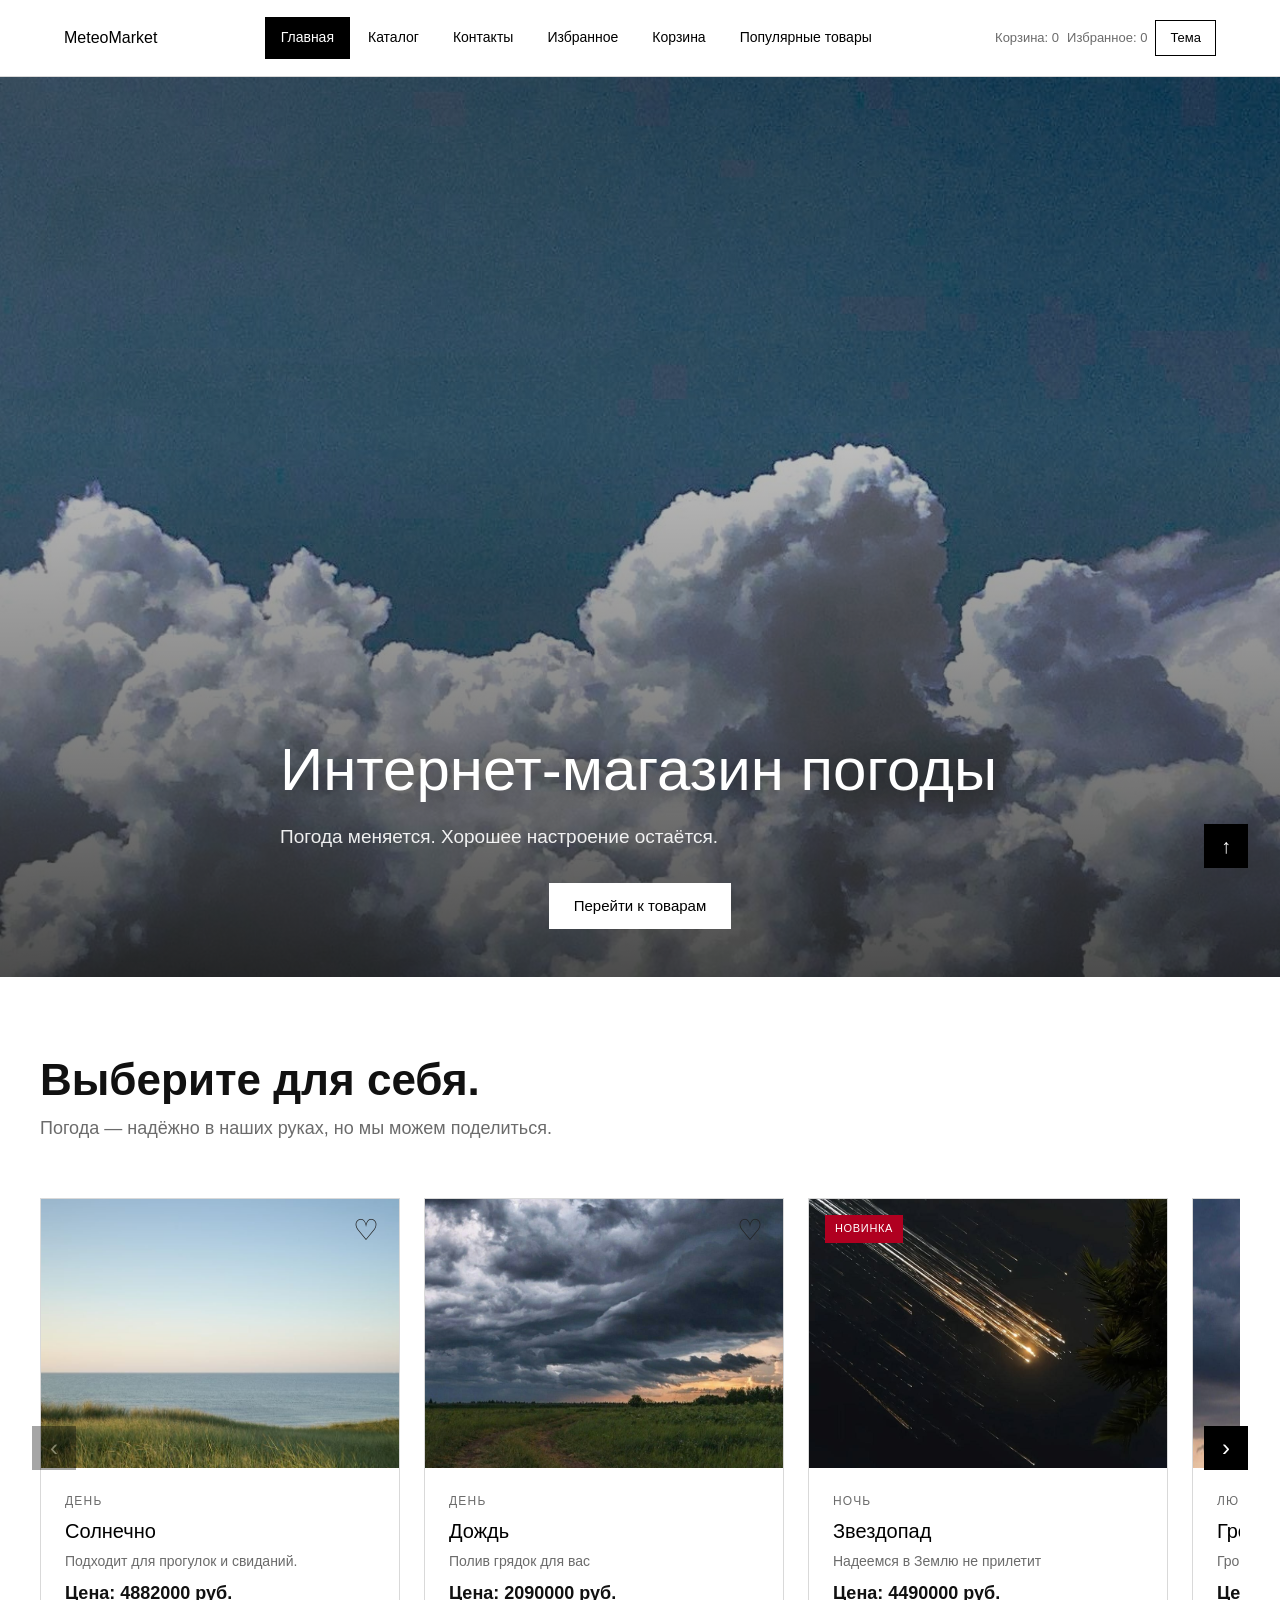
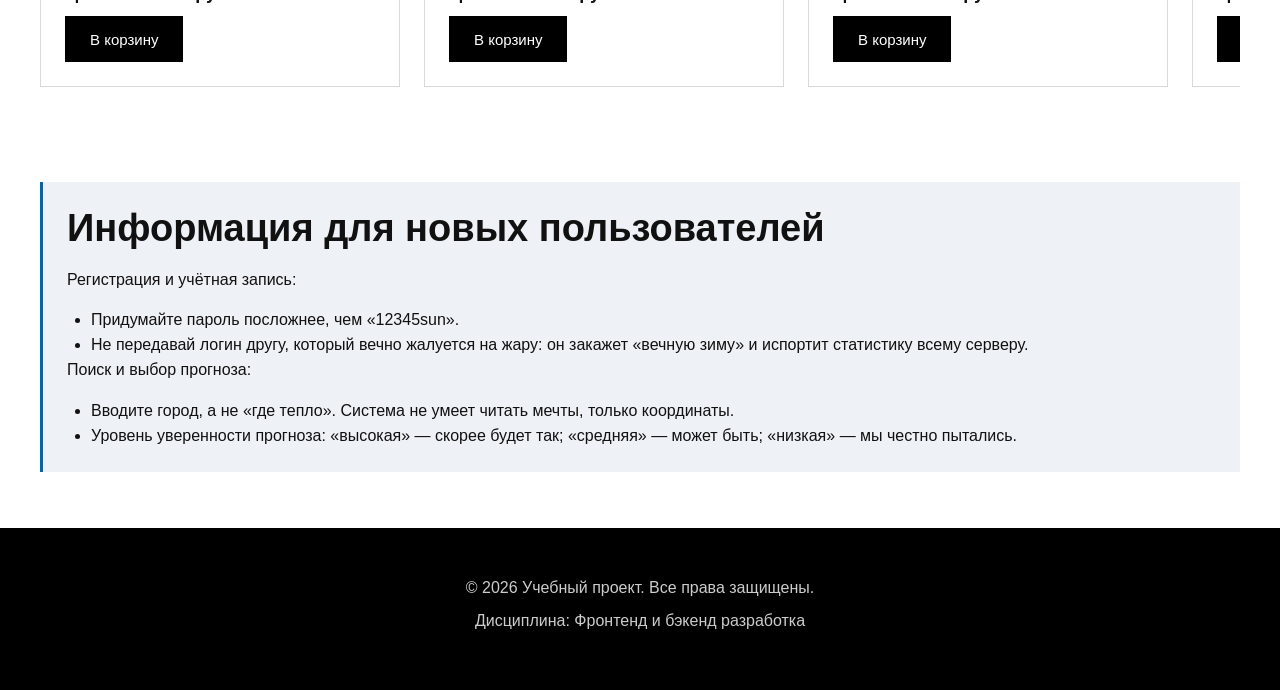
<file: index.html>
<!DOCTYPE html>
<html lang="ru">
<head>
  <meta charset="UTF-8">
  <meta name="viewport" content="width=device-width, initial-scale=1.0">
  <title>MeteoMarket</title>

  <meta property="og:type" content="website">
  <meta property="og:title" content="Учебный интернет-магазин">
  <meta property="og:description" content="Учебный frontend-проект интернет-магазина.">
  <meta property="og:image" content="https://username.github.io/kr1-html-css-shop/images/preview.jpg">

  <link rel="stylesheet" href="css/style.css">
  <link rel="stylesheet" href="css/responsive.css">
  <script src="js/data.js" defer></script>
  <script src="js/cart.js" defer></script>
  <script src="js/main.js" defer></script>
</head>

<body>
  <a class="skip-link" href="#main">Перейти к основному содержимому</a>

  <header class="site-header site-header--solid">
    <div class="site-header__inner">
      <a class="site-header__logo" href="index.html" aria-label="MeteoMarket — на главную">
        MeteoMarket
      </a>

      <nav class="site-nav" aria-label="Основная навигация">
        <ul class="site-nav__list">
          <li><a class="site-nav__link site-nav__link--active" href="index.html">Главная</a></li>
          <li><a class="site-nav__link " href="catalog.html">Каталог</a></li>
          <li><a class="site-nav__link " href="contacts.html">Контакты</a></li>
          <li><a class="site-nav__link " href="favorites.html">Избранное</a></li>
          <li><a class="site-nav__link " href="cart.html">Корзина</a></li>
          <li><a class="site-nav__link" href="index.html#popular">Популярные товары</a></li>
        </ul>
      </nav>

      <div class="site-header__actions">
        <span class="cart-counter" aria-live="polite">Корзина: 0</span>
        <span class="fav-counter" aria-live="polite">Избранное: 0</span>
        <button type="button" data-toggle-theme class="button button--secondary site-header__theme">Тема</button>
      </div>
    </div>
  </header>

  <main id="main" class="main">
    <!-- Hero -->
    <section class="hero">
      <picture>
        <source media="(min-width: 1200px)" srcset="images/background.jpg">
        <source media="(min-width: 768px)" srcset="images/background.jpg">
        <img
          src="images/hero-mobile.jpg"
          alt="Каталог учебных товаров"
          width="640"
          height="360"
          class="hero__image"
        >
      </picture>
      <h1>Интернет-магазин погоды</h1>
      <p>
        Погода меняется. Хорошее настроение остаётся.
      </p>
      <a class="button button--primary" href="#popular">Перейти к товарам</a>
    </section>

    <!-- «Выберите для себя» -->
    <section class="section bmw-choose" id="popular" aria-labelledby="choose-title">
      <div class="bmw-choose__head">
        <h2 class="bmw-choose__title" id="choose-title">Выберите для себя.</h2>
        <p class="bmw-choose__lead">
          Погода — надёжно в наших руках, но мы можем поделиться.
        </p>
      </div>

      <div class="products-slider">
      <button
        type="button"
        class="products-slider__arrow products-slider__arrow--prev"
        data-slider-prev
        aria-label="Прокрутить влево"
      >‹</button>

      <div class="products-grid" data-slider-track>
        <!-- Карточка 1 -->
        <article class="product-card bmw-card">
          <button class="fav-btn" type="button" data-action="toggle-favorite" data-product-id="1" aria-label="Добавить в избранное">♡</button>
          <a class="bmw-card__media" href="product1.html" aria-label="Товар 1 — подробнее">
            <img
              src="images/product-1.jpg"
              sizes="(max-width: 639px) 100vw,
                    (max-width: 1023px) 50vw,
                    33vw"
              alt="Товар 1"
              width="640"
              height="480"
              loading="lazy"
              class="product-card__image bmw-card__image"
            >
          </a>
          <div class="bmw-card__body">
            <p class="bmw-card__kicker">День</p>
            <h3 class="product-card__title bmw-card__title">
              <a class="product-card__link bmw-card__link" href="product1.html">Солнечно</a>
            </h3>
            <p class="product-card__description">Подходит для прогулок и свиданий.</p>
            <p class="product-card__price">Цена: 4882000 руб.</p>
            <button class="button button--primary product-card__button" type="button"
              data-action="add-to-cart" data-product-id="1">В корзину
            </button>
          </div>
        </article>

        <!-- Карточка 2 -->
        <article class="product-card bmw-card">
          <button class="fav-btn" type="button" data-action="toggle-favorite" data-product-id="2" aria-label="Добавить в избранное">♡</button>
          <a class="bmw-card__media" href="product2.html" aria-label="Товар 2 — подробнее">
            <img
              src="images/product-2.jpg"
              sizes="(max-width: 639px) 100vw,
                    (max-width: 1023px) 50vw,
                    33vw"
              alt="Товар 2"
              width="640"
              height="480"
              loading="lazy"
              class="product-card__image bmw-card__image"
            >
          </a>
          <div class="bmw-card__body">
            <p class="bmw-card__kicker">День</p>
            <h3 class="product-card__title bmw-card__title">
              <a class="product-card__link bmw-card__link" href="product2.html">Дождь</a>
            </h3>
            <p class="product-card__description">Полив грядок для вас</p>
            <p class="product-card__price">Цена: 2090000 руб.</p>
            <button class="button button--primary product-card__button" type="button"
              data-action="add-to-cart" data-product-id="2">В корзину
            </button>
          </div>
        </article>

        <!-- Карточка 3 -->
        <article class="product-card bmw-card">
          <button class="fav-btn" type="button" data-action="toggle-favorite" data-product-id="3" aria-label="Добавить в избранное">♡</button>
          <span class="product-card__badge">Новинка</span>
          <a class="bmw-card__media" href="product3.html" aria-label="Товар 3 — подробнее">
            <img
              src="images/product-3.jpg"
              sizes="(max-width: 639px) 100vw,
                    (max-width: 1023px) 50vw,
                    33vw"
              alt="Товар 3"
              width="640"
              height="480"
              loading="lazy"
              class="product-card__image bmw-card__image"
            >
          </a>
          <div class="bmw-card__body">
            <p class="bmw-card__kicker">Ночь</p>
            <h3 class="product-card__title bmw-card__title">
              <a class="product-card__link bmw-card__link" href="product3.html">Звездопад</a>
            </h3>
            <p class="product-card__description">Надеемся в Землю не прилетит</p>
            <p class="product-card__price">Цена: 4490000 руб.</p>
            <button class="button button--primary product-card__button" type="button"
              data-action="add-to-cart" data-product-id="3">В корзину
            </button>
          </div>
        </article>

        <!-- Карточка 4 -->
        <article class="product-card bmw-card">
          <button class="fav-btn" type="button" data-action="toggle-favorite" data-product-id="4" aria-label="Добавить в избранное">♡</button>
          <a class="bmw-card__media" href="product4.html" aria-label="Товар 4 — подробнее">
            <img
              src="images/product-4.jpg"
              sizes="(max-width: 639px) 100vw,
                    (max-width: 1023px) 50vw,
                    33vw"
              alt="Товар 4"
              width="640"
              height="480"
              loading="lazy"
              class="product-card__image bmw-card__image"
            >
          </a>
          <div class="bmw-card__body">
            <p class="bmw-card__kicker">Любое время</p>
            <h3 class="product-card__title bmw-card__title">
              <a class="product-card__link bmw-card__link" href="product4.html">Гроза</a>
            </h3>
            <p class="product-card__description">Гром, молнии и сильный ветер.</p>
            <p class="product-card__price">Цена: 3370000 руб.</p>
            <button class="button button--primary product-card__button" type="button"
              data-action="add-to-cart" data-product-id="4">В корзину
            </button>
          </div>
        </article>

        <!-- Карточка 5 -->
        <article class="product-card bmw-card">
          <button class="fav-btn" type="button" data-action="toggle-favorite" data-product-id="5" aria-label="Добавить в избранное">♡</button>
          <a class="bmw-card__media" href="product5.html" aria-label="Товар 5 — подробнее">
            <img
              src="images/product-5.jpg"
              sizes="(max-width: 639px) 100vw,
                    (max-width: 1023px) 50vw,
                    33vw"
              alt="Товар 5"
              width="640"
              height="480"
              loading="lazy"
              class="product-card__image bmw-card__image"
            >
          </a>
          <div class="bmw-card__body">
            <p class="bmw-card__kicker">Любое время</p>
            <h3 class="product-card__title bmw-card__title">
              <a class="product-card__link bmw-card__link" href="product5.html">Туман</a>
            </h3>
            <p class="product-card__description">Плотная дымка, видимость ограничена.</p>
            <p class="product-card__price">Цена: 3500000 руб.</p>
            <button class="button button--primary product-card__button" type="button"
              data-action="add-to-cart" data-product-id="5">В корзину
            </button>
          </div>
        </article>

        <!-- Карточка 6 -->
        <article class="product-card bmw-card">
          <button class="fav-btn" type="button" data-action="toggle-favorite" data-product-id="6" aria-label="Добавить в избранное">♡</button>
          <a class="bmw-card__media" href="product6.html" aria-label="Товар 6 — подробнее">
            <img
              src="images/product-6.jpg"
              sizes="(max-width: 639px) 100vw,
                    (max-width: 1023px) 50vw,
                    33vw"
              alt="Товар 6"
              width="640"
              height="480"
              loading="lazy"
              class="product-card__image bmw-card__image"
            >
          </a>
          <div class="bmw-card__body">
            <p class="bmw-card__kicker">Любое время</p>
            <h3 class="product-card__title bmw-card__title">
              <a class="product-card__link bmw-card__link" href="product6.html">Снегопад</a>
            </h3>
            <p class="product-card__description">Крупный снег, мягкая зима.</p>
            <p class="product-card__price">Цена: 2995700 руб.</p>
            <button class="button button--primary product-card__button" type="button"
              data-action="add-to-cart" data-product-id="6">В корзину
            </button>
          </div>
        </article>

        <!-- Карточка 7 -->
        <article class="product-card bmw-card">
          <button class="fav-btn" type="button" data-action="toggle-favorite" data-product-id="7" aria-label="Добавить в избранное">♡</button>
          <a class="bmw-card__media" href="product7.html" aria-label="Товар 7 — подробнее">
            <img
              src="images/product-7.jpg"
              sizes="(max-width: 639px) 100vw,
                    (max-width: 1023px) 50vw,
                    33vw"
              alt="Товар 7"
              width="640"
              height="480"
              loading="lazy"
              class="product-card__image bmw-card__image"
            >
          </a>
          <div class="bmw-card__body">
            <p class="bmw-card__kicker">День</p>
            <h3 class="product-card__title bmw-card__title">
              <a class="product-card__link bmw-card__link" href="product7.html">Радуга</a>
            </h3>
            <p class="product-card__description">Семь цветов после дождя.</p>
            <p class="product-card__price">Цена: 3585000 руб.</p>
            <button class="button button--primary product-card__button" type="button"
              data-action="add-to-cart" data-product-id="7">В корзину
            </button>
          </div>
        </article>

        <!-- Карточка 8 -->
        <article class="product-card bmw-card">
          <button class="fav-btn" type="button" data-action="toggle-favorite" data-product-id="8" aria-label="Добавить в избранное">♡</button>
          <a class="bmw-card__media" href="product8.html" aria-label="Товар 8 — подробнее">
            <img
              src="images/product-8.jpg"
              sizes="(max-width: 639px) 100vw,
                    (max-width: 1023px) 50vw,
                    33vw"
              alt="Товар 8"
              width="640"
              height="480"
              loading="lazy"
              class="product-card__image bmw-card__image"
            >
          </a>
          <div class="bmw-card__body">
            <p class="bmw-card__kicker">Ночь</p>
            <h3 class="product-card__title bmw-card__title">
              <a class="product-card__link bmw-card__link" href="product8.html">Северное сияние</a>
            </h3>
            <p class="product-card__description">Полярное сияние над горизонтом.</p>
            <p class="product-card__price">Цена: 5990000 руб.</p>
            <button class="button button--primary product-card__button" type="button"
              data-action="add-to-cart" data-product-id="8">В корзину
            </button>
          </div>
        </article>

      </div>

      <button
      type="button"
      class="products-slider__arrow products-slider__arrow--next"
      data-slider-next
      aria-label="Прокрутить вправо"
      >›</button>
      </div>
    </section>

    <!-- Преимущества -->
    <aside class="aside-info">
      <h2>Информация для новых пользователей</h2>
      <p>Регистрация и учётная запись:</p>
      <ul class="aside-info__list">
        <li>Придумайте пароль посложнее, чем «12345sun».</li>
        <li>Не передавай логин другу, который вечно жалуется на жару:
           он закажет «вечную зиму» и испортит статистику всему серверу.</li>
      </ul>
      <p>Поиск и выбор прогноза:</p>
      <ul class="aside-info__list">
        <li>Вводите город, а не «где тепло». Система не умеет читать мечты, только координаты.</li>
        <li>Уровень уверенности прогноза: 
          «высокая» — скорее будет так; «средняя» — может быть; «низкая» — мы честно пытались.</li>
      </ul>
    </aside>
  </main>

  <a class="to-top" href="#" aria-label="Наверх">↑</a>

  <footer class="site-footer" id="contacts">
    <p>&copy; 2026 Учебный проект. Все права защищены.</p>
    <p>Дисциплина: Фронтенд и бэкенд разработка</p>
  </footer>
</body>
</html>
</file>
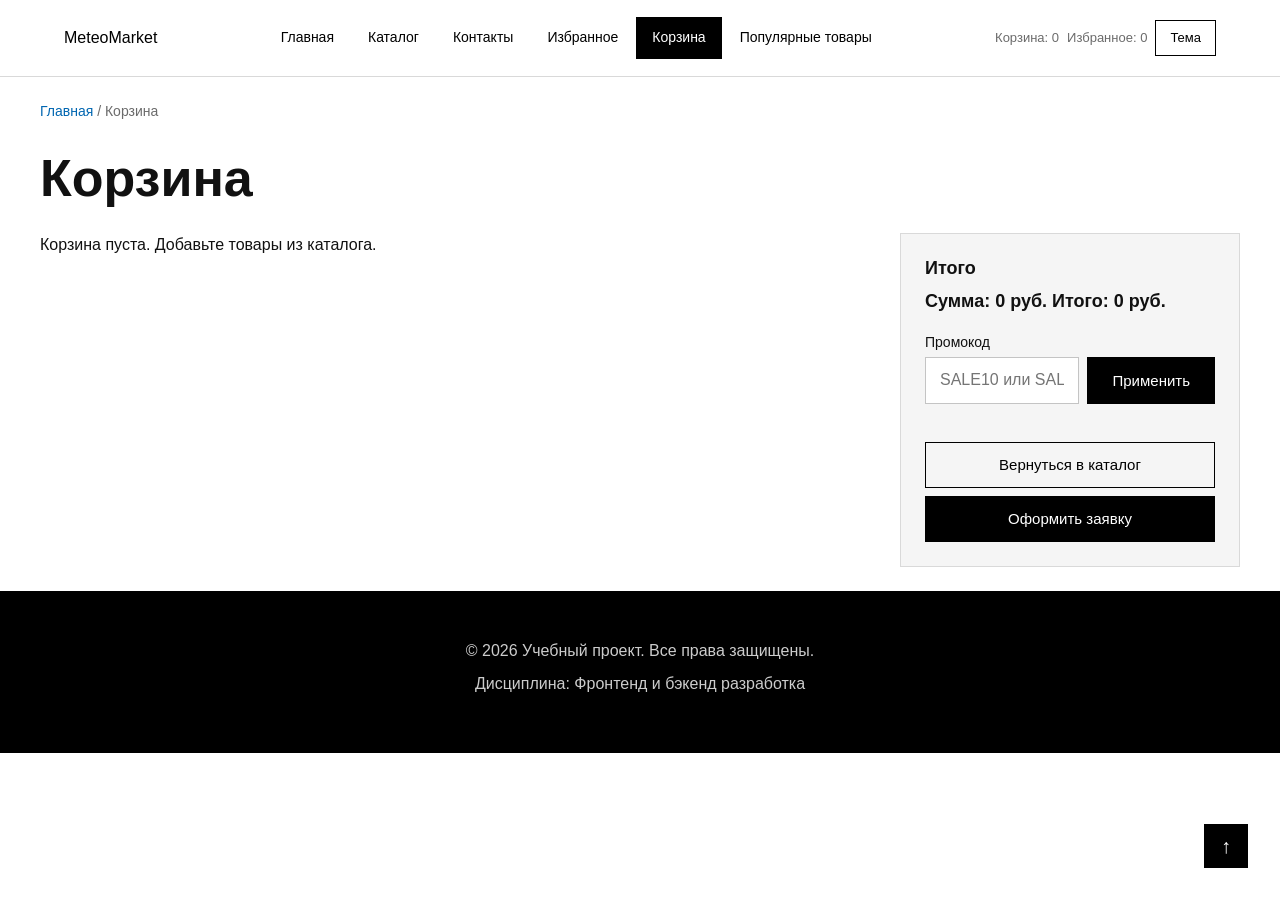
<file: cart.html>
<!DOCTYPE html>
<html lang="ru">
<head>
  <meta charset="UTF-8">
  <meta name="viewport" content="width=device-width, initial-scale=1.0">
  <meta name="description" content="Корзина учебного интернет-магазина.">
  <title>Корзина — Учебный интернет-магазин</title>

  <meta property="og:type" content="website">
  <meta property="og:title" content="Учебный интернет-магазин">
  <meta property="og:description" content="Учебный frontend-проект интернет-магазина.">
  <meta property="og:image" content="https://username.github.io/kr1-html-css-shop/images/preview.jpg">

  <link rel="stylesheet" href="css/style.css">
  <link rel="stylesheet" href="css/responsive.css">

  <!-- data.js ДОЛЖЕН идти ПЕРВЫМ: создаёт массив products -->
  <script src="js/data.js" defer></script>
  <script src="js/cart.js" defer></script>
  <script src="js/main.js" defer></script>
</head>

<body>
  <a class="skip-link" href="#main">Перейти к основному содержимому</a>

  <header class="site-header site-header--solid">
    <div class="site-header__inner">
      <a class="site-header__logo" href="index.html" aria-label="MeteoMarket — на главную">
        MeteoMarket
      </a>

      <nav class="site-nav" aria-label="Основная навигация">
        <ul class="site-nav__list">
          <li><a class="site-nav__link " href="index.html">Главная</a></li>
          <li><a class="site-nav__link " href="catalog.html">Каталог</a></li>
          <li><a class="site-nav__link " href="contacts.html">Контакты</a></li>
          <li><a class="site-nav__link " href="favorites.html">Избранное</a></li>
          <li><a class="site-nav__link site-nav__link--active" href="cart.html">Корзина</a></li>
          <li><a class="site-nav__link" href="index.html#popular">Популярные товары</a></li>
        </ul>
      </nav>

      <div class="site-header__actions">
        <span class="cart-counter" aria-live="polite">Корзина: 0</span>
        <span class="fav-counter" aria-live="polite">Избранное: 0</span>
        <button type="button" data-toggle-theme class="button button--secondary site-header__theme">Тема</button>
      </div>
    </div>
  </header>

  <main id="main" class="main">
    <nav class="breadcrumbs" aria-label="Хлебные крошки">
      <a class="breadcrumbs__link" href="index.html">Главная</a>
      <span class="breadcrumbs__current">Корзина</span>
    </nav>

    <section class="section cart-page">
        <h1>Корзина</h1>

        <div class="cart-layout">
            <div class="cart-main">
            <div class="cart-list" data-cart-container></div>
            <p class="catalog-empty" data-cart-empty hidden>Корзина пуста. Добавьте товары из каталога.</p>
            </div>

            <aside class="cart-summary">
            <h2 class="cart-summary__title">Итого</h2>
            <p class="cart-summary__total" data-cart-total></p>

            <div class="promo">
                <label class="order-form__label" for="promo-input">Промокод</label>
                <div class="promo__row">
                <input class="order-form__input" id="promo-input" name="promo"
                        type="text" placeholder="SALE10 или SALE20" autocomplete="off">
                <button class="button button--primary" type="button" id="promo-apply">Применить</button>
                </div>
                <p class="promo-message form-message" aria-live="polite"></p>
            </div>

            <div class="cart-summary__actions">
                <a class="button button--secondary" href="catalog.html">Вернуться в каталог</a>
                <a class="button button--primary" href="order.html">Оформить заявку</a>
            </div>
            </aside>
        </div>
        </section>
  </main>

  <a class="to-top" href="#" aria-label="Наверх">↑</a>

  <footer class="site-footer">
    <p>&copy; 2026 Учебный проект. Все права защищены.</p>
    <p>Дисциплина: Фронтенд и бэкенд разработка</p>
  </footer>
</body>
</html>
</file>
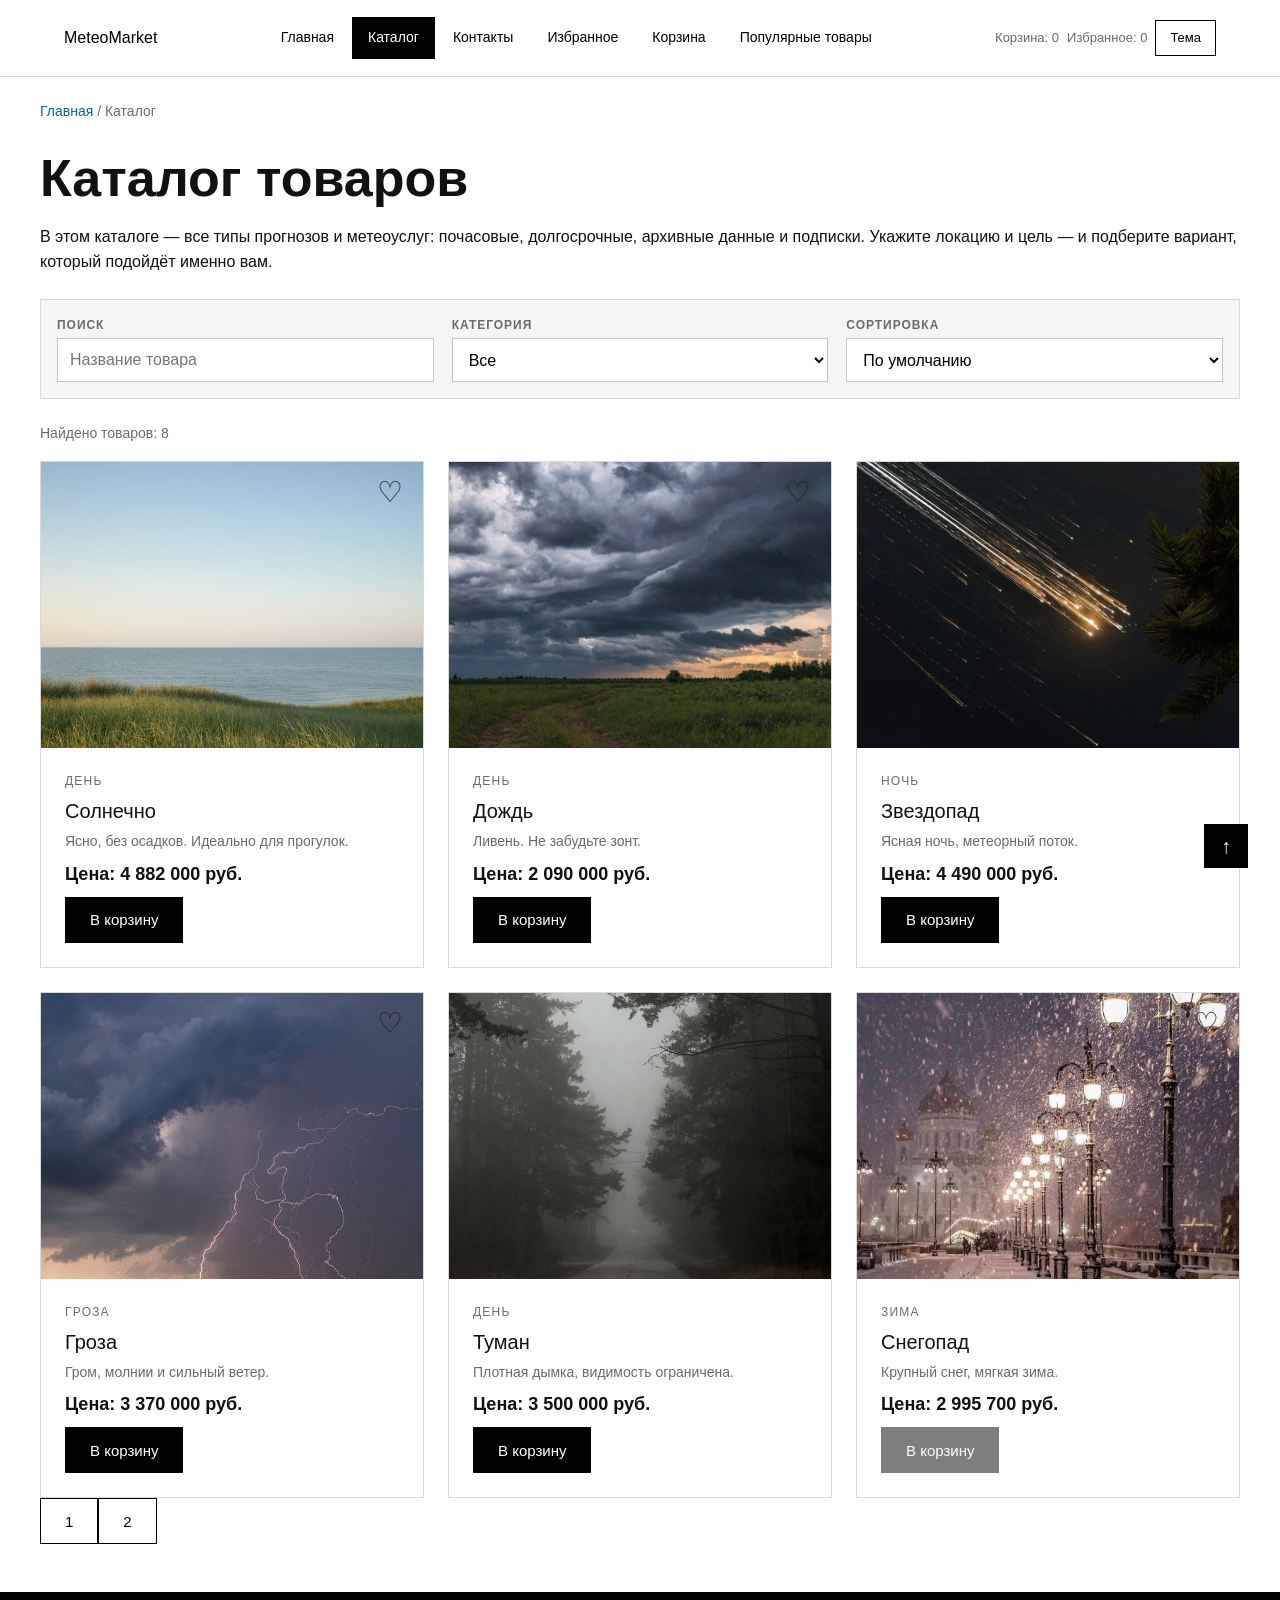
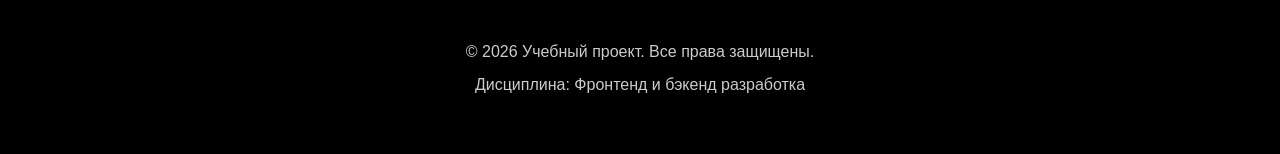
<file: catalog.html>
<!DOCTYPE html>
<html lang="ru">
<head>
  <meta charset="UTF-8">
  <meta name="viewport" content="width=device-width, initial-scale=1.0">
  <meta name="description" content="Каталог товаров учебного интернет-магазина.">
  <title>Каталог товаров — Интернет-магазин погоды</title>

  <meta property="og:type" content="website">
  <meta property="og:title" content="Учебный интернет-магазин">
  <meta property="og:description" content="Учебный frontend-проект интернет-магазина.">
  <meta property="og:image" content="https://username.github.io/kr1-html-css-shop/images/preview.jpg">

  <link rel="stylesheet" href="css/style.css">
  <link rel="stylesheet" href="css/responsive.css">
  <script src="js/data.js" defer></script>
  <script src="js/cart.js" defer></script>
  <script src="js/catalog.js" defer></script>
  <script src="js/modal.js" defer></script>
  <script src="js/validation.js" defer></script>
  <script src="js/main.js" defer></script>
</head>
<body>
  <a class="skip-link" href="#main">Перейти к основному содержимому</a>

  <header class="site-header site-header--solid">
    <div class="site-header__inner">
      <a class="site-header__logo" href="index.html">MeteoMarket</a>

      <nav class="site-nav" aria-label="Основная навигация">
        <ul class="site-nav__list">
          <li><a class="site-nav__link " href="index.html">Главная</a></li>
          <li><a class="site-nav__link site-nav__link--active" href="catalog.html">Каталог</a></li>
          <li><a class="site-nav__link " href="contacts.html">Контакты</a></li>
          <li><a class="site-nav__link " href="favorites.html">Избранное</a></li>
          <li><a class="site-nav__link " href="cart.html">Корзина</a></li>
          <li><a class="site-nav__link" href="index.html#popular">Популярные товары</a></li>
        </ul>
      </nav>

      <div class="site-header__actions">
        <span class="cart-counter" aria-live="polite">Корзина: 0</span>
        <span class="fav-counter" aria-live="polite">Избранное: 0</span>
        <button type="button" data-toggle-theme class="button button--secondary site-header__theme">Тема</button>
      </div>
    </div>
  </header>

  <main id="main" class="main">
    <nav class="breadcrumbs" aria-label="Хлебные крошки">
      <a class="breadcrumbs__link" href="index.html">Главная</a>
      <span class="breadcrumbs__current">Каталог</span>
    </nav>

    <section class="section">
      <h1>Каталог товаров</h1>
      <p>
        В этом каталоге — все типы прогнозов и метеоуслуг: 
        почасовые, долгосрочные, архивные данные и подписки. 
        Укажите локацию и цель — и подберите вариант, который подойдёт именно вам.
      </p>
    </section>

    <div class="catalog-toolbar" role="search" aria-label="Поиск и фильтры">
      <div class="catalog-toolbar__field">
        <label class="catalog-toolbar__label" for="catalog-search">Поиск</label>
        <input class="catalog-toolbar__input" id="catalog-search" type="search"
              placeholder="Название товара" autocomplete="off">
      </div>

      <div class="catalog-toolbar__field">
        <label class="catalog-toolbar__label" for="category-filter">Категория</label>
        <select class="catalog-toolbar__input" id="category-filter">
          <option value="all">Все</option>
          <option value="day">День</option>
          <option value="night">Ночь</option>
          <option value="storm">Гроза</option>
          <option value="winter">Зима</option>
        </select>
      </div>

      <div class="catalog-toolbar__field">
        <label class="catalog-toolbar__label" for="sort-select">Сортировка</label>
        <select class="catalog-toolbar__input" id="sort-select">
          <option value="default">По умолчанию</option>
          <option value="price-asc">Цена: по возрастанию</option>
          <option value="price-desc">Цена: по убыванию</option>
          <option value="title-asc">Название: А–Я</option>
          <option value="title-desc">Название: Я–А</option>
        </select>
      </div>
    </div>

    <section class="catalog-products">
      <p class="catalog-count" aria-live="polite"></p>
      <p class="catalog-empty" hidden>Ничего не найдено.</p>
      <div class="products-grid" data-products-container></div>
      <div class="catalog-pagination" data-pagination></div>
    </section>
  </main>

  <a class="to-top" href="#" aria-label="Наверх">↑</a>

  <footer class="site-footer">
    <p>&copy; 2026 Учебный проект. Все права защищены.</p>
    <p>Дисциплина: Фронтенд и бэкенд разработка</p>
  </footer>
</body>
</html>
</file>
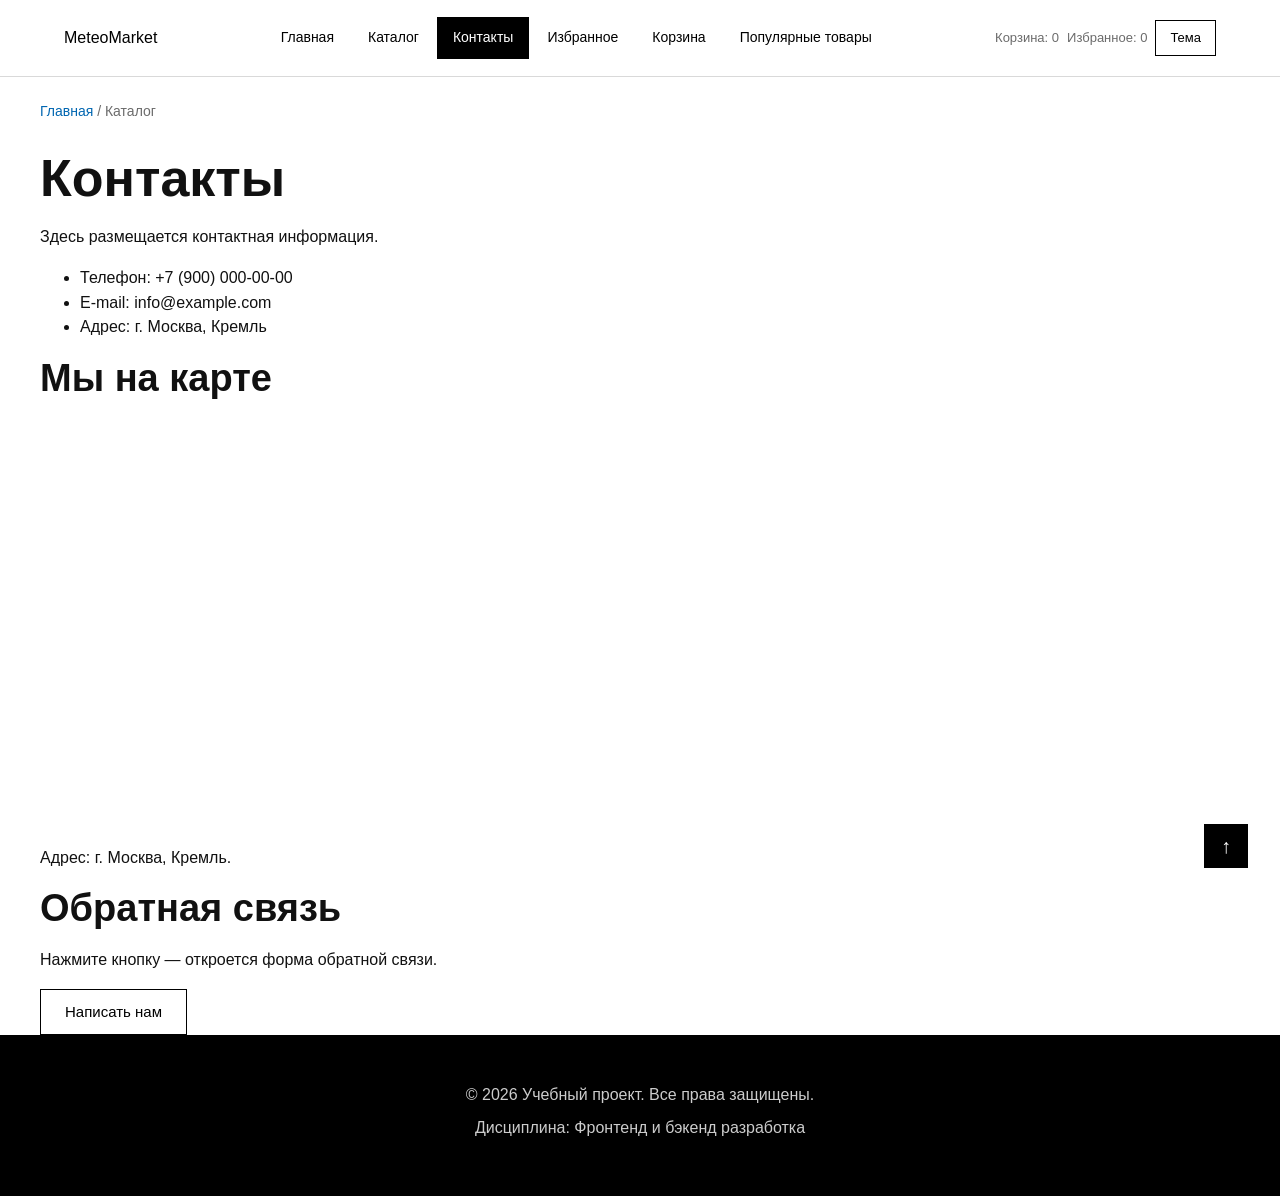
<file: contacts.html>
<!DOCTYPE html>
<html lang="ru">
<head>
  <meta charset="UTF-8">
  <meta name="viewport" content="width=device-width, initial-scale=1.0">
  <meta name="description" content="Контактная информация учебного интернет-магазина.">
  <title>Контакты — Интернет-магазин погоды</title>
  
  <meta property="og:type" content="website">
  <meta property="og:title" content="Учебный интернет-магазин">
  <meta property="og:description" content="Учебный frontend-проект интернет-магазина.">
  <meta property="og:image" content="https://username.github.io/kr1-html-css-shop/images/preview.jpg">

  <link rel="stylesheet" href="css/style.css">
  <link rel="stylesheet" href="css/responsive.css">
  <script src="js/data.js" defer></script>
  <script src="js/cart.js" defer></script>
  <script src="js/modal.js" defer></script>
  <script src="js/validation.js" defer></script>
  <script src="js/main.js" defer></script>
</head>

<body>
  <a class="skip-link" href="#main">Перейти к основному содержимому</a>
  <header class="site-header site-header--solid">
    <div class="site-header__inner">
      <a class="site-header__logo" href="index.html">MeteoMarket</a>
      <nav class="site-nav" aria-label="Основная навигация">
        <ul class="site-nav__list">
          <li><a class="site-nav__link " href="index.html">Главная</a></li>
          <li><a class="site-nav__link " href="catalog.html">Каталог</a></li>
          <li><a class="site-nav__link site-nav__link--active" href="contacts.html">Контакты</a></li>
          <li><a class="site-nav__link " href="favorites.html">Избранное</a></li>
          <li><a class="site-nav__link " href="cart.html">Корзина</a></li>
          <li><a class="site-nav__link" href="index.html#popular">Популярные товары</a></li>
        </ul>
      </nav>
      <div class="site-header__actions">
        <span class="cart-counter" aria-live="polite">Корзина: 0</span>
        <span class="fav-counter" aria-live="polite">Избранное: 0</span>
        <button type="button" data-toggle-theme class="button button--secondary site-header__theme">Тема</button>
      </div>
    </div>
  </header>

  <main id="main" class="main">
    <nav class="breadcrumbs" aria-label="Хлебные крошки">
      <a class="breadcrumbs__link" href="index.html">Главная</a>
      <span class="breadcrumbs__current">Каталог</span>
    </nav>

    <section class="section">
      <h1>Контакты</h1>
      <p>
        Здесь размещается контактная информация.
      </p>

      <ul>
        <li>Телефон: +7 (900) 000-00-00</li>
        <li>E-mail: info@example.com</li>
        <li>Адрес: г. Москва, Кремль</li>
      </ul>
    </section>

    <section class="section" aria-labelledby="map-title">
      <h2 id="map-title">Мы на карте</h2>
      <div class="map-wrapper">
        <iframe
          src="https://yandex.ru/map-widget/v1/?ll=37.617635%2C55.753791&z=15&pt=37.617635,55.753791,pm2rdm"
          width="100%"
          height="420"
          title="Московский Кремль на карте"
          loading="lazy"
          style="border:0;"
          allowfullscreen>
        </iframe>
      </div>
      <p>
        Адрес: г. Москва, Кремль.
      </p>
    </section>

    <section class="section" id="feedback">
      <h2>Обратная связь</h2>
      <p>Нажмите кнопку — откроется форма обратной связи.</p>
      <button class="button button--secondary" type="button" data-action="order">Написать нам</button>
    </section>
  </main>

  <a class="to-top" href="#" aria-label="Наверх">↑</a>

  <footer class="site-footer">
    <p>&copy; 2026 Учебный проект. Все права защищены.</p>
    <p>Дисциплина: Фронтенд и бэкенд разработка</p>
  </footer>

  <dialog class="order-dialog" id="order-dialog" aria-labelledby="order-dialog-title">
    <h2 class="order-dialog__title" id="order-dialog-title">Написать нам</h2>

    <form class="order-form" id="order-form" action="#" method="post" novalidate>
      <input id="selected-product" name="selected-product" type="hidden">

      <div class="order-form__field">
        <label class="order-form__label" for="order-name">Имя</label>
        <input
          class="order-form__input"
          id="order-name"
          name="name"
          type="text"
          placeholder="Введите ваше имя"
          minlength="2"
          autocomplete="given-name"
          required
        >
      </div>

      <div class="order-form__field">
        <label class="order-form__label" for="order-email">E-mail</label>
        <input
          class="order-form__input"
          id="order-email"
          name="email"
          type="email"
          placeholder="example@mail.ru"
          autocomplete="email"
          required
        >
      </div>

      <div class="order-form__field">
        <label class="order-form__label" for="order-phone">Телефон</label>
        <input
          class="order-form__input"
          id="order-phone"
          name="phone"
          type="tel"
          inputmode="tel"
          placeholder="+7 (900) 000-00-00"
          pattern="^\+7 \(\d{3}\) \d{3}-\d{2}-\d{2}$"
          required
        >
        <small class="order-form__hint">Формат: +7 (900) 000-00-00</small>
      </div>

      <div class="order-form__field">
        <label class="order-form__label" for="order-date">Дата связи</label>
        <input
          class="order-form__input"
          id="order-date"
          name="date"
          type="date"
        >
      </div>

      <div class="order-form__field">
        <label class="order-form__label" for="order-topic">Тема заявки</label>
        <select class="order-form__input" id="order-topic" name="topic" required>
          <option value="">Выберите тему</option>
          <option value="product">Заказ товара</option>
          <option value="consultation">Консультация</option>
          <option value="delivery">Доставка</option>
        </select>
      </div>

      <div class="order-form__field">
        <label class="order-form__label" for="order-comment">Комментарий</label>
        <textarea
          class="order-form__input"
          id="order-comment"
          name="comment"
          rows="4"
          placeholder="Укажите дополнительную информацию"
        ></textarea>
      </div>

      <div class="order-form__field order-form__field--checkbox">
        <label class="order-form__label">
          <input
            class="order-form__checkbox"
            id="order-agreement"
            name="agreement"
            type="checkbox"
            required
          >
          Я согласен на обработку данных
        </label>
      </div>

      <div class="order-form__actions">
        <button class="button button--secondary" type="button" id="close-order-dialog">
          Закрыть
        </button>
        <button class="button button--primary" type="submit">
          Отправить заявку
        </button>
      </div>
    </form>
  </dialog>

  <p class="success-message" id="success-message" hidden>
    Форма успешно отправлена!
  </p>
</body>
</html>
</file>
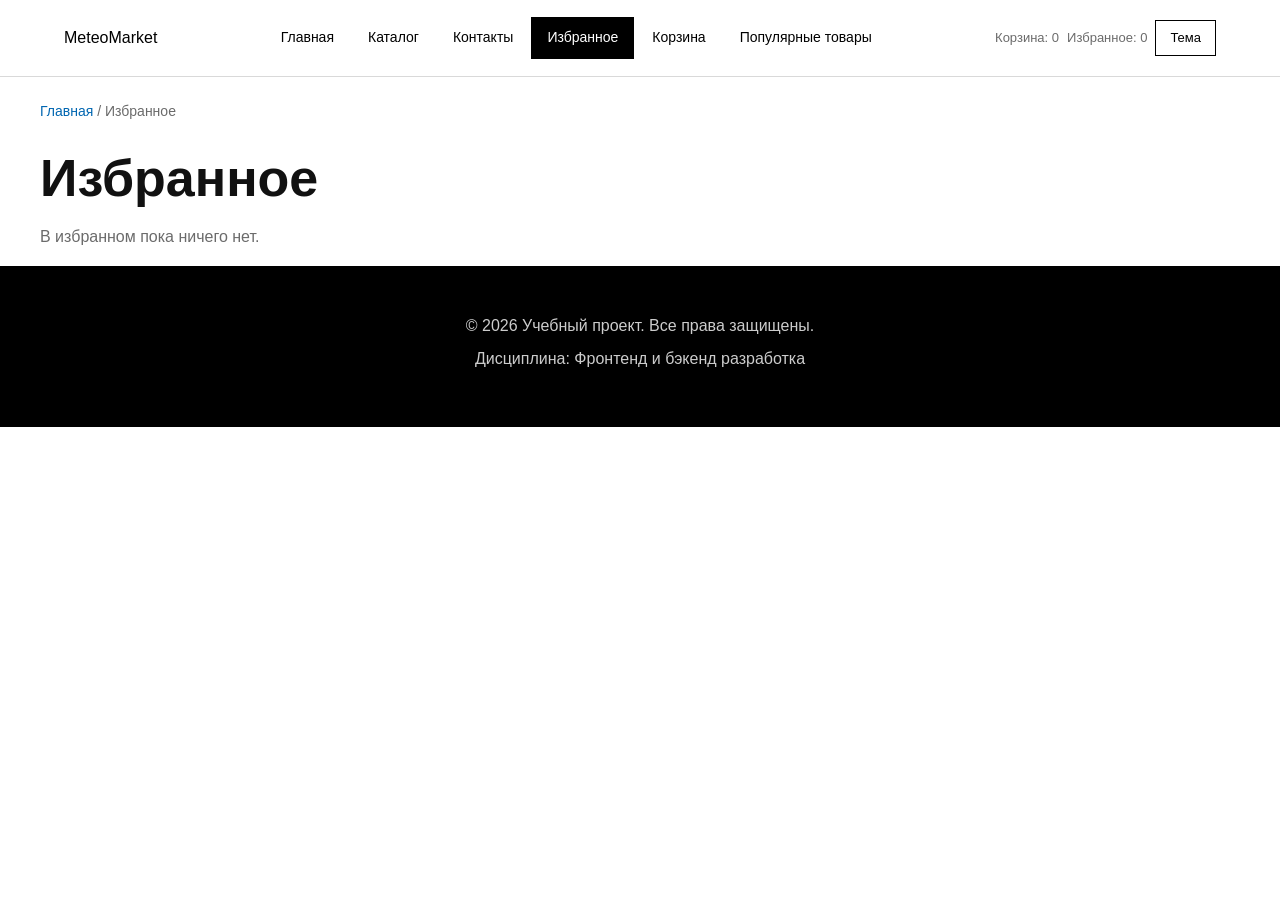
<file: favorites.html>
<!DOCTYPE html>
<html lang="ru">
<head>
  <meta charset="UTF-8">
  <meta name="viewport" content="width=device-width, initial-scale=1.0">
  <title>Избранное — MeteoMarket</title>
  <link rel="stylesheet" href="css/style.css">
  <link rel="stylesheet" href="css/responsive.css">
  <script src="js/data.js" defer></script>
  <script src="js/cart.js" defer></script>
  <script src="js/favorites.js" defer></script>
  
  <script src="js/main.js" defer></script>
</head>
<body>
  <a class="skip-link" href="#main">Перейти к основному содержимому</a>

  <header class="site-header site-header--solid">
    <div class="site-header__inner">
      <a class="site-header__logo" href="index.html">MeteoMarket</a>
      <nav class="site-nav" aria-label="Основная навигация">
        <ul class="site-nav__list">
          <li><a class="site-nav__link " href="index.html">Главная</a></li>
          <li><a class="site-nav__link " href="catalog.html">Каталог</a></li>
          <li><a class="site-nav__link " href="contacts.html">Контакты</a></li>
          <li><a class="site-nav__link site-nav__link--active" href="favorites.html">Избранное</a></li>
          <li><a class="site-nav__link " href="cart.html">Корзина</a></li>
          <li><a class="site-nav__link" href="index.html#popular">Популярные товары</a></li>
        </ul>
      </nav>
      <div class="site-header__actions">
        <span class="cart-counter" aria-live="polite">Корзина: 0</span>
        <span class="fav-counter" aria-live="polite">Избранное: 0</span>
        <button type="button" data-toggle-theme class="button button--secondary site-header__theme">Тема</button>
      </div>
    </div>
  </header>

  <main id="main" class="main">
    <nav class="breadcrumbs" aria-label="Хлебные крошки">
      <a class="breadcrumbs__link" href="index.html">Главная</a>
      <span class="breadcrumbs__current">Избранное</span>
    </nav>

    <section class="section">
      <h1>Избранное</h1>
      <p class="fav-empty" data-fav-empty hidden>В избранном пока ничего нет.</p>
      <div class="products-grid" data-fav-container></div>
    </section>
  </main>

  <footer class="site-footer">
    <p>&copy; 2026 Учебный проект. Все права защищены.</p>
    <p>Дисциплина: Фронтенд и бэкенд разработка</p>
  </footer>
</body>
</html>
</file>
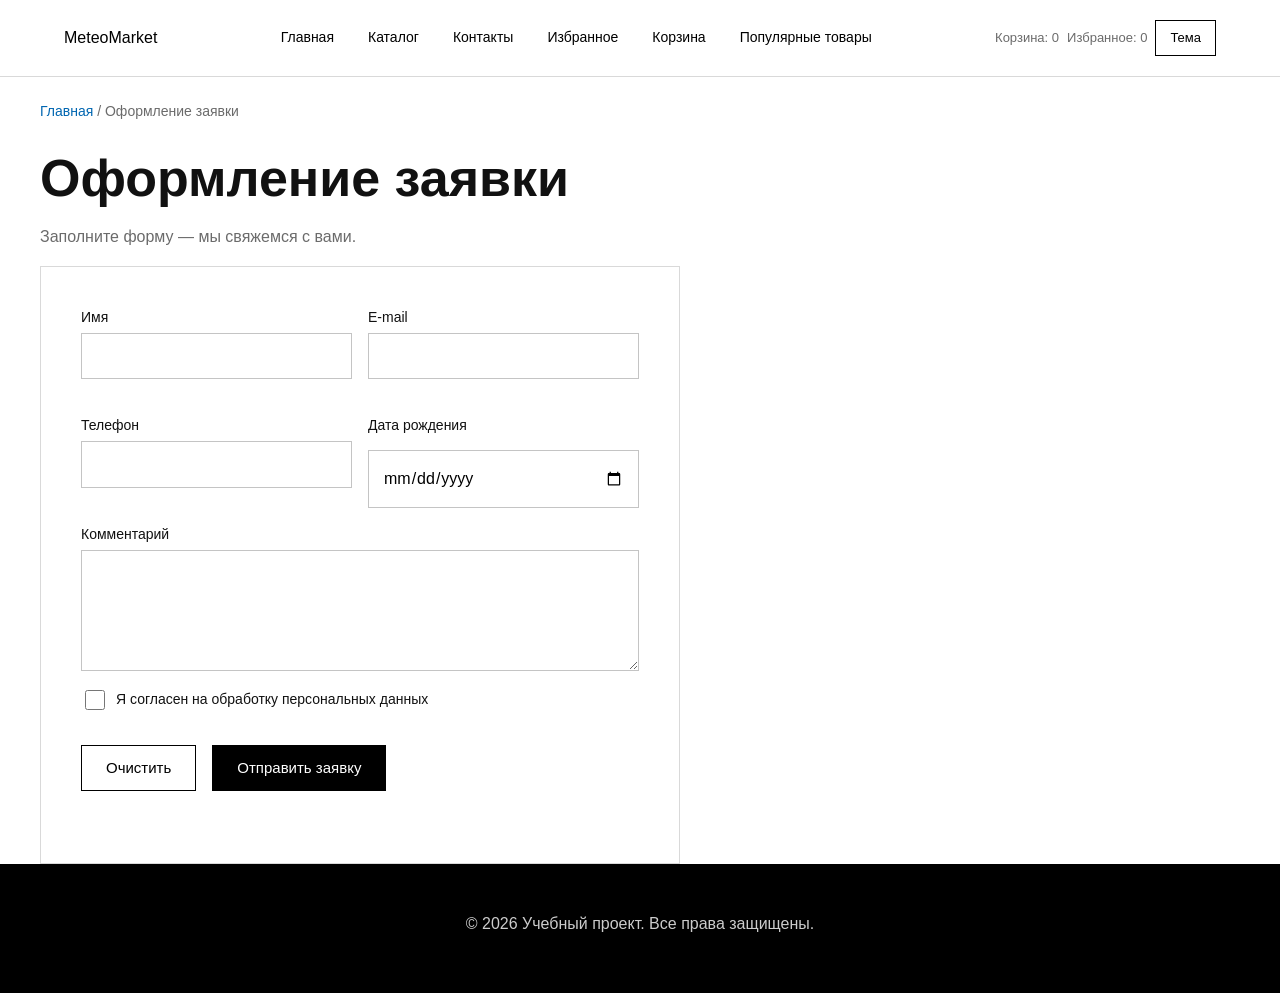
<file: order.html>
<!DOCTYPE html>
<html lang="ru">
<head>
  <meta charset="UTF-8">
  <meta name="viewport" content="width=device-width, initial-scale=1.0">
  <title>Оформление заявки — MeteoMarket</title>
  <link rel="stylesheet" href="css/style.css">
  <link rel="stylesheet" href="css/responsive.css">
  <script src="js/data.js" defer></script>
  <script src="js/cart.js" defer></script>
  <script src="js/validation.js" defer></script>
  <script src="js/main.js" defer></script>
</head>
<body>
  <a class="skip-link" href="#main">Перейти к основному содержимому</a>

  <header class="site-header site-header--solid">
    <div class="site-header__inner">
      <a class="site-header__logo" href="index.html">MeteoMarket</a>
      <nav class="site-nav" aria-label="Основная навигация">
        <ul class="site-nav__list">
          <li><a class="site-nav__link " href="index.html">Главная</a></li>
          <li><a class="site-nav__link " href="catalog.html">Каталог</a></li>
          <li><a class="site-nav__link " href="contacts.html">Контакты</a></li>
          <li><a class="site-nav__link " href="favorites.html">Избранное</a></li>
          <li><a class="site-nav__link " href="cart.html">Корзина</a></li>
          <li><a class="site-nav__link" href="index.html#popular">Популярные товары</a></li>
        </ul>
      </nav>
      <div class="site-header__actions">
        <span class="cart-counter" aria-live="polite">Корзина: 0</span>
        <span class="fav-counter" aria-live="polite">Избранное: 0</span>
        <button type="button" data-toggle-theme class="button button--secondary site-header__theme">Тема</button>
      </div>
    </div>
  </header>

  <main id="main" class="main">
    <nav class="breadcrumbs" aria-label="Хлебные крошки">
      <a class="breadcrumbs__link" href="index.html">Главная</a>
      <span class="breadcrumbs__current">Оформление заявки</span>
    </nav>

    <section class="section order-page">
      <h1>Оформление заявки</h1>
      <p class="order-page__intro">Заполните форму — мы свяжемся с вами.</p>

      <form class="order-form" id="order-form" action="#" method="post" novalidate>
        <div class="order-form__group">
          <label class="order-form__label" for="order-name">Имя</label>
          <input class="order-form__input" id="order-name" name="name" type="text" required>
          <p class="form-error" id="order-name-error"></p>
        </div>

        <div class="order-form__group">
          <label class="order-form__label" for="order-email">E-mail</label>
          <input class="order-form__input" id="order-email" name="email" type="email" required>
          <p class="form-error" id="order-email-error"></p>
        </div>

        <div class="order-form__group">
          <label class="order-form__label" for="order-phone">Телефон</label>
          <input class="order-form__input" id="order-phone" name="phone" type="tel" required>
          <p class="form-error" id="order-phone-error"></p>
        </div>

        <div class="order-form__group">
          <label class="order-form__label" for="order-birthdate">Дата рождения</label>
          <input class="order-form__input" id="order-birthdate" name="birthdate" type="date">
        </div>

        <div class="order-form__group order-form__group--wide">
          <label class="order-form__label" for="order-comment">Комментарий</label>
          <textarea class="order-form__textarea" id="order-comment" name="comment" rows="4"></textarea>
        </div>

        <div class="order-form__field order-form__field--checkbox order-form__group--wide">
          <label class="order-form__label">
            <input class="order-form__checkbox" id="order-agreement" name="agreement" type="checkbox" required>
            Я согласен на обработку персональных данных
          </label>
        </div>

        <div class="order-form__actions order-form__group--wide">
          <button class="button button--secondary" type="reset">Очистить</button>
          <button class="button button--primary" type="submit">Отправить заявку</button>
        </div>

        <p class="form-message" aria-live="polite"></p>
      </form>

      <p class="success-message" id="success-message" hidden>Форма успешно отправлена!</p>
    </section>
  </main>

  <footer class="site-footer">
    <p>&copy; 2026 Учебный проект. Все права защищены.</p>
  </footer>
</body>
</html>
</file>
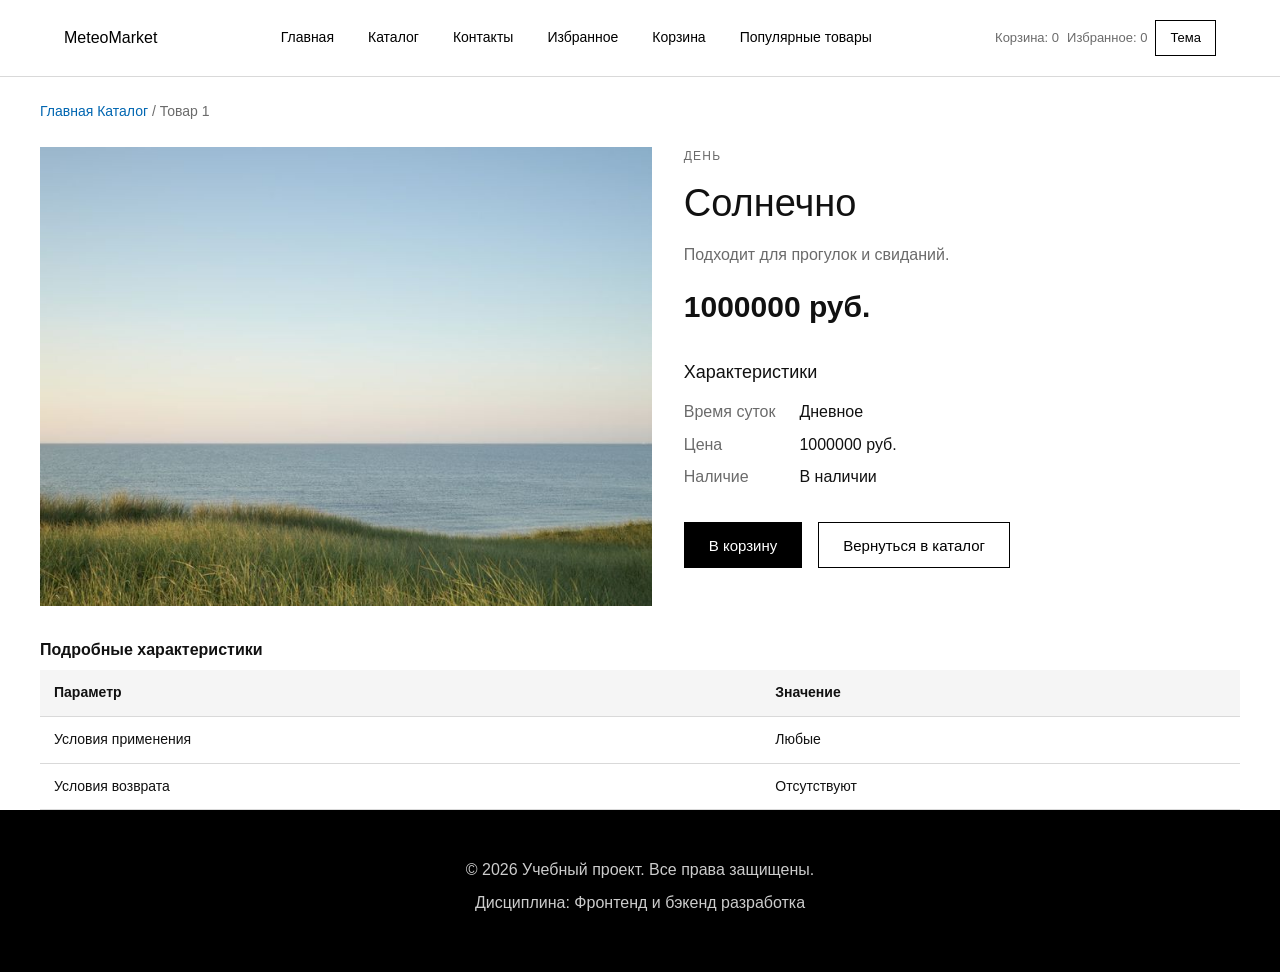
<file: product1.html>
<!DOCTYPE html>
<html lang="ru">
<head>
  <meta charset="UTF-8">
  <meta name="viewport" content="width=device-width, initial-scale=1.0">
  <title>Товар 1 — Интернет-магазин погоды</title>
  <link rel="stylesheet" href="css/style.css">
  <link rel="stylesheet" href="css/responsive.css">
  <script src="js/data.js" defer></script>
  <script src="js/cart.js" defer></script>
  <script src="js/modal.js" defer></script>
  <script src="js/validation.js" defer></script>
  <script src="js/main.js" defer></script>
</head>

<body>
  <a class="skip-link" href="#main">Перейти к основному содержимому</a>

  <header class="site-header site-header--solid">
    <div class="site-header__inner">
      <a class="site-header__logo" href="index.html">MeteoMarket</a>
      <nav class="site-nav" aria-label="Основная навигация">
        <ul class="site-nav__list">
          <li><a class="site-nav__link " href="index.html">Главная</a></li>
          <li><a class="site-nav__link " href="catalog.html">Каталог</a></li>
          <li><a class="site-nav__link " href="contacts.html">Контакты</a></li>
          <li><a class="site-nav__link " href="favorites.html">Избранное</a></li>
          <li><a class="site-nav__link " href="cart.html">Корзина</a></li>
          <li><a class="site-nav__link" href="index.html#popular">Популярные товары</a></li>
        </ul>
      </nav>

      <div class="site-header__actions">
        <span class="cart-counter" aria-live="polite">Корзина: 0</span>
        <span class="fav-counter" aria-live="polite">Избранное: 0</span>
        <button type="button" data-toggle-theme class="button button--secondary site-header__theme">Тема</button>
      </div>
    </div>
  </header>

  <main id="main" class="main">
    <nav class="breadcrumbs" aria-label="Хлебные крошки">
      <a class="breadcrumbs__link" href="index.html">Главная</a>
      <a class="breadcrumbs__link" href="catalog.html">Каталог</a>
      <span class="breadcrumbs__current">Товар 1</span>
    </nav>

    <section class="section">
      <article class="product-detail">
        <a class="bmw-card__media" href="product1.html" aria-label="Товар 1 — подробнее">
          <img
              src="images/product-1.jpg"
              sizes="(max-width: 639px) 100vw,
                      (max-width: 1023px) 50vw,
                      33vw"
              alt="Товар 1"
              width="640"
              height="480"
              loading="lazy"
              class="product-card__image bmw-card__image"
          >
        </a>

        <div class="product-detail__info">
          <p class="product-detail__kicker">День</p>
          <h1 class="product-detail__title">Солнечно</h1>
          <p class="product-detail__description">
            Подходит для прогулок и свиданий.
          </p>
          <p class="product-detail__price">1000000 руб.</p>

          <h2 class="product-detail__subtitle">Характеристики</h2>
          <dl class="product-detail__specs">
            <dt>Время суток</dt><dd>Дневное</dd>
            <dt>Цена</dt><dd>1000000 руб.</dd>
            <dt>Наличие</dt><dd>В наличии</dd>
          </dl>

          <div class="product-detail__actions">
            <button class="button button--primary product-card__button" type="button"
              data-action="add-to-cart" data-product-id="1">В корзину
            </button>
            <a class="button button--secondary" href="catalog.html">Вернуться в каталог</a>
          </div>
        </div>

        <!-- Дополнительная таблица -->
          <div class="table-wrapper" style="grid-column: 1 / -1;">
            <table class="product-table">
              <caption>Подробные характеристики</caption>
              <thead>
                <tr><th>Параметр</th><th>Значение</th></tr>
              </thead>
              <tbody>
                <tr><td>Условия применения</td><td>Любые</td></tr>
                <tr><td>Условия возврата</td><td>Отсутствуют</td></tr>
              </tbody>
            </table>
          </div>
      </article>
    </section>
  </main>

  <footer class="site-footer">
    <p>&copy; 2026 Учебный проект. Все права защищены.</p>
    <p>Дисциплина: Фронтенд и бэкенд разработка</p>
  </footer>
</body>
</html>
</file>
<file: css/style.css>
html {
  scroll-behavior: smooth;
}

/* ---------- Переменные ---------- */
:root {
  --color-bg: #ffffff;
  --color-bg-dark: #000000;
  --color-surface: #f5f5f5;
  --color-surface-header: #ffffff;
  --color-surface-accent: #eef1f5;

  --color-text: #111111;
  --color-text-inverse: #ffffff;
  --color-muted: #6b6b6b;

  --color-primary: #0066b1;
  --color-primary-dark: #004a80;
  --color-border: #d9d9d9;
  --color-border-input: #c4c4c4;
  --color-danger: #b00020;
  --color-success: #168a2f;
  --color-success-bg: #eefaf0;
  --color-white: #ffffff;

  --space-xs: 4px;
  --space-sm: 8px;
  --space-md: 16px;
  --space-lg: 24px;
  --space-xl: 32px;
  --space-2xl: 56px;

  --radius-sm: 2px;      /* прямые углы */
  --radius-md: 2px;
  --radius-lg: 2px;

  --container-width: 1200px;

  --font-base: "Helvetica Neue", Arial, sans-serif;
}

/* ---------- База ---------- */
*,
*::before,
*::after {
  box-sizing: border-box;
}

body {
  margin: 0;
  font-family: var(--font-base);
  line-height: 1.55;
  color: var(--color-text);
  background-color: var(--color-bg);
  -webkit-font-smoothing: antialiased;
}

img {
  max-width: 100%;
  height: auto;
}

a {
  color: var(--color-primary);
  text-decoration: none;
}

a:hover {
  color: var(--color-primary-dark);
}

/* Заголовки */
h1, h2, h3 {
  font-weight: 600;
  line-height: 1.2;
  letter-spacing: 0;
  margin: 0 0 var(--space-md);
}

h1 { font-size: clamp(30px, 5vw, 52px); }
h2 { font-size: clamp(24px, 3.5vw, 38px); }
h3 { font-size: 20px; font-weight: 500; }

p { margin: 0 0 var(--space-md); }

:focus-visible {
  outline: 2px solid var(--color-primary);
  outline-offset: 3px;
}

/* ---------- Skip-link ---------- */
.skip-link {
  position: absolute;
  left: 16px;
  top: -100px;
  z-index: 1000;
  padding: 8px 14px;
  color: var(--color-white);
  background-color: #111;
  border-radius: var(--radius-sm);
}

.skip-link:focus,
.skip-link:focus-visible {
  top: 16px;
}

/* ---------- Контейнеры ---------- */
.container,
.section {
  width: min(100% - 32px, var(--container-width));
  margin-inline: auto;
}

.main {
  width: 100%;
  margin-inline: 0;
}

/* ---------- Кнопки ---------- */
.button {
  display: inline-flex;
  align-items: center;
  justify-content: center;
  min-height: 46px;
  padding: 0 24px;
  border: 1px solid transparent;
  border-radius: 0;              /* квадратные */
  font: inherit;
  font-weight: 500;
  font-size: 15px;
  letter-spacing: 0;
  text-decoration: none;
  cursor: pointer;
  transition: background-color 0.2s ease, color 0.2s ease,
              border-color 0.2s ease;
}

.button--primary {
  color: #fff;
  background-color: #000;
  border-color: #000;
}

.button--primary:hover {
  color: #000;
  background-color: #fff;
  border-color: #000;
}

.button--secondary {
  color: #000;
  background-color: transparent;
  border-color: #000;
}

.button--secondary:hover {
  color: #fff;
  background-color: #000;
}

.button:disabled,
.button--disabled {
  opacity: 0.5;
  cursor: not-allowed;
}

/* ---------- Шапка ---------- */
.site-header {
  position: absolute;   /* лежит поверх hero */
  top: 0;
  left: 0;
  right: 0;
  z-index: 100;
  background-color: transparent;
  border-bottom: none;
}

.site-header__inner {
  max-width: var(--container-width);
  margin: 0 auto;
  padding: 14px var(--space-lg);
  display: flex;
  align-items: center;
  justify-content: space-between;
  gap: var(--space-lg);
  flex-wrap: nowrap;
}

.site-header__logo { flex-shrink: 0; }

.site-nav { flex-shrink: 1; min-width: 0; }

.site-nav__list {
  display: flex;
  flex-wrap: nowrap;
  align-items: center;
  gap: 2px;
  padding: 0;
  margin: 0;
  list-style: none;
}

.site-nav__link {
  display: inline-block;
  padding: 10px 14px;
  font-size: 14px;
  font-weight: 500;
  color: #000;
  border-radius: 0;
  white-space: nowrap;
}

.site-nav__link:hover { color: #fff; background-color: #000; }
.site-nav__link--active { color: #fff; background-color: #000; }

/* Правый блок действий */
.site-header__actions {
  display: flex;
  align-items: center;
  gap: var(--space-sm);
  flex-shrink: 0;
}

.cart-counter,
.fav-counter {
  font-size: 13px;
  color: var(--color-muted);
  white-space: nowrap;
}

.site-header__theme {
  min-height: 36px;
  padding: 0 14px;
  font-size: 13px;
}

.site-header__cta {
  min-height: 36px;
  padding: 0 18px;
  font-size: 13px;
}

/* Навигация */
.site-nav {
  display: flex;
  align-items: center;
  gap: var(--space-lg);
}

.site-nav__list {
  display: flex;
  flex-wrap: wrap;
  align-items: center;
  gap: 2px;
  padding: 0;
  margin: 0;
  list-style: none;
}

.site-nav__link {
  display: inline-block;
  padding: 10px 16px;
  font-size: 14px;
  font-weight: 500;
  color: #fff;
  border-radius: 0;
  transition: background-color 0.2s ease, color 0.2s ease;
}

.site-nav__link:hover {
  color: #fff;
  background-color: rgba(255, 255, 255, 0.15);
}

.site-nav__link--active {
  color: #fff;
  background-color: rgba(255, 255, 255, 0.22);
}

.site-nav__cta {
  min-height: 42px;
  padding: 0 22px;
  font-size: 14px;
  color: #fff;
  background-color: #000;
  border-color: #000;
}

.site-nav__cta:hover {
  color: #000;
  background-color: #fff;
  border-color: #fff;
}

.site-header--solid {
  position: sticky;
  background-color: #fff;
  border-bottom: 1px solid var(--color-border);
}

.site-header--solid .site-header__logo { color: #000; }
.site-header--solid .site-header__logo:hover { color: var(--color-primary); opacity: 1; }
.site-header--solid .site-nav__link { color: #000; }
.site-header--solid .site-nav__link:hover { color: #fff; background-color: #000; }
.site-header--solid .site-nav__link--active { color: #fff; background-color: #000; }

/* ---------- Hero ---------- */
.hero {
  position: relative;
  width: 100%;
  height: 100svh;
  min-height: 100px;
  box-sizing: border-box;
  margin: 0;
  padding: 48px 24px;
  display: flex;
  flex-direction: column;
  justify-content: flex-end;
  align-items: flex-start;
  color: #fff;
  background-color: #111;
  overflow: hidden;
}

.hero__image {
  position: absolute;
  inset: 0;
  width: 100%;
  height: 100%;
  object-fit: cover;
  z-index: 0;
}

.hero::after {
  content: "";
  position: absolute;
  inset: 0;
  background: linear-gradient(
    180deg,
    rgba(0, 0, 0, 0.35) 0%,
    rgba(0, 0, 0, 0.25) 40%,
    rgba(0, 0, 0, 0.7) 100%
  );
  z-index: 0;
}

.hero h1,
.hero p,
.hero .button {
  position: relative;
  z-index: 1;
  max-width: min(720px, 100%);
  margin-left: auto;
  margin-right: auto;
  width: min(100% - 32px, var(--container-width));
}

.hero h1 {
  font-weight: 500;
  font-size: clamp(32px, 5.5vw, 60px);
  text-shadow: 0 2px 20px rgba(0, 0, 0, 0.35);
}

.hero p {
  font-size: clamp(16px, 1.8vw, 19px);
  font-weight: 400;
  opacity: 0.92;
}

.hero .button--primary {
  background-color: #fff;
  color: #000;
  border-color: #fff;
  width: auto;
  margin-top: var(--space-md);
  margin-left: auto;
  margin-right: auto;
  display: inline-flex;
  max-width: max-content;
}

.hero .button--primary:hover {
  background-color: transparent;
  color: #fff;
  border-color: #fff;
}

/* ---------- Блок «Выберите для себя» ---------- */
.bmw-choose {
  padding-block: clamp(40px, 6vw, 80px);
}

.bmw-choose__head {
  max-width: 760px;
  margin-bottom: clamp(24px, 4vw, 48px);
}

.bmw-choose__title {
  font-size: clamp(26px, 4vw, 44px);
  margin-bottom: var(--space-sm);
}

.bmw-choose__lead {
  font-size: clamp(16px, 1.8vw, 18px);
  font-weight: 400;
  color: var(--color-muted);
}

/* ---------- Сетка и карточки ---------- */
/* ---------- Слайдер карточек на главной ---------- */
.products-slider {
  position: relative;
}

.products-slider__track {
  display: grid;
  grid-auto-flow: column;
  grid-auto-columns: minmax(260px, 320px);
  gap: clamp(16px, 2.5vw, 28px);
  overflow-x: auto;
  overflow-y: hidden;
  scroll-snap-type: x mandatory;
  scroll-behavior: smooth;
  padding-bottom: 8px;
  scrollbar-width: thin;
}

.products-slider__track .bmw-card {
  scroll-snap-align: start;
  height: 100%;
}

.products-slider__arrow {
  position: absolute;
  top: 50%;
  transform: translateY(-50%);
  z-index: 5;
  width: 44px;
  height: 44px;
  display: flex;
  align-items: center;
  justify-content: center;
  font-size: 24px;
  line-height: 1;
  color: #fff;
  background-color: #000;
  border: 1px solid #000;
  border-radius: 0;
  cursor: pointer;
  transition: background-color 0.2s ease, color 0.2s ease, opacity 0.2s ease;
}

.products-slider__arrow:hover {
  color: #000;
  background-color: #fff;
}

.products-slider__arrow:disabled {
  opacity: 0.3;
  cursor: not-allowed;
}

.products-slider__arrow--prev { left: -8px; }
.products-slider__arrow--next { right: -8px; }

@media (max-width: 767px) {
  .products-slider__arrow { display: none; }
  .products-slider__track { grid-auto-columns: 85%; }
}

.products-grid {
  display: grid;
  grid-template-columns: repeat(auto-fill, minmax(260px, 1fr));
  gap: clamp(16px, 2.5vw, 28px);
}

.bmw-card {
  position: relative;
  display: flex;
  flex-direction: column;
  background-color: #fff;
  border: 1px solid var(--color-border);
  border-radius: 0;
  overflow: hidden;
  transition: box-shadow 0.25s ease, transform 0.25s ease;
}

.bmw-card:hover {
  transform: translateY(-3px);
  box-shadow: 0 14px 34px rgba(0, 0, 0, 0.12);
}

.bmw-card__media {
  display: block;
  aspect-ratio: 4 / 3;
  overflow: hidden;
  background-color: var(--color-surface);
}

.bmw-card__image {
  width: 100%;
  height: 100%;
  object-fit: cover;
  transition: transform 0.4s ease;
}

.bmw-card:hover .bmw-card__image {
  transform: scale(1.04);
}

.bmw-card__body {
  display: flex;
  flex-direction: column;
  gap: var(--space-sm);
  padding: var(--space-lg);
  flex-grow: 1;
}

.bmw-card__kicker {
  margin: 0;
  font-size: 12px;
  font-weight: 500;
  letter-spacing: 0.1em;
  text-transform: uppercase;
  color: var(--color-muted);
}

.bmw-card__title {
  margin: 0;
  font-size: 20px;
  font-weight: 500;
}

.bmw-card__link {
  color: #000;
}

.bmw-card__link:hover {
  color: var(--color-primary);
}

.bmw-card__link::after {
  content: "";
  position: absolute;
  inset: 0;
  z-index: 1;
}

.product-card__description {
  margin: 0;
  font-size: 14px;
  color: var(--color-muted);
  font-weight: 400;
}

.product-card__price {
  margin: 0;
  font-size: 18px;
  font-weight: 600;
}

.bmw-card__body .button {
  position: relative;
  z-index: 2;
  align-self: flex-start;
  margin-top: auto;
}

.product-card__badge {
  position: absolute;
  top: var(--space-md);
  left: var(--space-md);
  z-index: 3;
  padding: 5px 10px;
  font-size: 11px;
  font-weight: 500;
  letter-spacing: 0.06em;
  text-transform: uppercase;
  color: #fff;
  background-color:  var(--color-danger); 
  border-radius: 0;
}

/* ---------- Преимущества ---------- */
.advantages-list {
  padding-left: var(--space-lg);
  margin: 0;
  font-weight: 400;
}

.advantages-list li { margin-bottom: var(--space-sm); }

.aside-info {
  max-width: var(--container-width);
  margin: 0 auto var(--space-2xl);
  padding: var(--space-lg);
  background-color: var(--color-surface-accent);
  border-left: 3px solid var(--color-primary);
  border-radius: 0;
}

.aside-info__list {
  padding-left: var(--space-lg);
  margin: 0;
  font-weight: 400;
}

/* ---------- Хлебные крошки ---------- */
.breadcrumbs {
  max-width: var(--container-width);
  margin: 0 auto var(--space-lg);
  padding-top: var(--space-lg);
  font-size: 14px;
  color: var(--color-muted);
}

.breadcrumbs__link { color: var(--color-primary); }
.breadcrumbs__current::before { content: " / "; color: var(--color-muted); }

/* ---------- Каталог ---------- */
.catalog-layout {
  max-width: var(--container-width);
  margin: 0 auto var(--space-2xl);
  display: grid;
  gap: var(--space-lg);
  padding-inline: 16px;
  grid-template-columns: 1fr;
  grid-template-areas:
    "filters"
    "products";
}

.catalog-toolbar {
  display: grid;
  grid-template-columns: 1fr;
  gap: var(--space-md);
  margin-bottom: var(--space-lg);
  padding: var(--space-md);
  background-color: var(--color-surface);
  border: 1px solid var(--color-border);
}

.catalog-toolbar__field { display: grid; gap: var(--space-xs); }

.catalog-toolbar__label {
  font-size: 12px;
  font-weight: 600;
  text-transform: uppercase;
  letter-spacing: 0.08em;
  color: var(--color-muted);
}

.catalog-toolbar__input {
  width: 100%;
  min-height: 44px;
  padding: 8px 12px;
  border: 1px solid var(--color-border-input);
  border-radius: 0;
  background-color: #fff;
  font: inherit;
}

.catalog-toolbar__input:hover { border-color: #000; }
.catalog-toolbar__input:focus-visible {
  outline: 2px solid var(--color-primary);
  outline-offset: 2px;
}

@media (min-width: 700px) {
  .catalog-toolbar { grid-template-columns: 2fr 1fr 1fr; align-items: end; }
}

.catalog-count {
  font-size: 14px;
  color: var(--color-muted);
  margin: 0 0 var(--space-md);
}

.catalog-products { grid-area: products; min-width: 0; }

.filters-form { display: grid; gap: var(--space-md); }

.filters-form fieldset {
  margin: 0;
  padding: var(--space-md);
  border: 1px solid var(--color-border);
  border-radius: 0;
  background-color: #fff;
}

.filters-form legend {
  font-weight: 600;
  padding-inline: var(--space-xs);
}

.filters-form label {
  display: block;
  margin-bottom: var(--space-sm);
  font-size: 14px;
  font-weight: 400;
}

.filters-form input[type="number"] {
  width: 100%;
  min-height: 44px;
  padding: 8px 12px;
  border: 1px solid var(--color-border-input);
  border-radius: 0;
  font: inherit;
}

/* ---------- Страница товара ---------- */
.product-detail {
  display: grid;
  grid-template-columns: 1fr;
  gap: var(--space-xl);
  padding: 0;
}

/* Галерея со скроллом */
.product-gallery {
  display: flex;
  flex-direction: row;          /* элементы в ряд */
  gap: 12px;
  overflow-x: auto;             /* горизонтальный скролл */
  overflow-y: hidden;
  scroll-snap-type: x mandatory;
  padding-bottom: 8px;
}

.product-gallery__item {
  flex: 0 0 100%;               /* одна картинка на всю ширину контейнера */
  scroll-snap-align: start;
  background-color: var(--color-surface);
  overflow: hidden;
}

.product-gallery__image {
  display: block;
  width: 100%;
  aspect-ratio: 4 / 3;
  object-fit: cover;
}

.product-detail__info {
  display: flex;
  flex-direction: column;
  gap: var(--space-md);
}

.product-detail__kicker {
  margin: 0;
  font-size: 12px;
  font-weight: 500;
  letter-spacing: 0.1em;
  text-transform: uppercase;
  color: var(--color-muted);
}

.product-detail__title {
  margin: 0;
  font-size: clamp(24px, 3.5vw, 38px);
  font-weight: 500;
}

.product-detail__price {
  margin: 0;
  font-size: clamp(22px, 3vw, 30px);
  font-weight: 600;
}

.product-detail__description {
  margin: 0;
  color: var(--color-muted);
  font-weight: 400;
}

.product-detail__subtitle {
  margin: var(--space-md) 0 0;
  font-size: 18px;
  font-weight: 500;
}

.product-detail__specs {
  display: grid;
  grid-template-columns: max-content 1fr;
  gap: var(--space-sm) var(--space-lg);
  margin: 0;
}

.product-detail__specs dt {
  color: var(--color-muted);
  font-weight: 400;
}

.product-detail__specs dd {
  margin: 0;
  font-weight: 500;
}

.product-detail__actions {
  display: flex;
  flex-wrap: wrap;
  gap: var(--space-md);
  margin-top: var(--space-md);
}

/* Таблица характеристик */
.table-wrapper {
  width: 100%;
  overflow-x: auto;
  -webkit-overflow-scrolling: touch;
}

.product-table {
  width: 100%;
  min-width: 420px;
  border-collapse: collapse;
}

.product-table caption {
  text-align: left;
  font-weight: 600;
  padding-bottom: var(--space-sm);
}

.product-table th,
.product-table td {
  padding: 12px 14px;
  border-bottom: 1px solid var(--color-border);
  text-align: left;
  font-size: 14px;
  font-weight: 400;
}

.product-table thead th {
  background-color: var(--color-surface);
  font-weight: 600;
}

/* ---------- Заявка ---------- */
.order-page__intro { color: var(--color-muted); }

.order-page .order-form {
  max-width: 640px;
  padding: clamp(20px, 4vw, 40px);
  border: 1px solid var(--color-border);
  border-radius: 0;
  background-color: #fff;
}

/* ---------- Форма ---------- */
.order-form {
  display: grid;
  gap: var(--space-md);
}

.order-form__field,
.order-form__group {
  display: grid;
  gap: var(--space-xs);
  margin: 0;
}

.order-form__label {
  font-size: 14px;
  font-weight: 500;
}

.order-form__input,
.order-form__select,
.order-form__textarea {
  width: 100%;
  min-height: 46px;
  padding: 10px 14px;
  border: 1px solid var(--color-border-input);
  border-radius: 0;
  font: inherit;
  background-color: #fff;
  transition: border-color 0.2s ease;
}

.order-form__textarea { min-height: 120px; resize: vertical; }

.order-form__input:hover,
.order-form__select:hover,
.order-form__textarea:hover { border-color: #000; }

.order-form__input:focus-visible,
.order-form__select:focus-visible,
.order-form__textarea:focus-visible {
  outline: 2px solid var(--color-primary);
  outline-offset: 2px;
}

.order-form__hint { color: var(--color-muted); font-size: 13px; }

.order-form__field--checkbox .order-form__label {
  display: flex;
  align-items: center;
  gap: var(--space-sm);
  font-weight: 400;
}

.order-form__checkbox { width: 20px; height: 20px; flex-shrink: 0; }

.order-form__actions {
  display: flex;
  flex-wrap: wrap;
  gap: var(--space-md);
  margin-top: var(--space-md);
}

[aria-invalid="true"] { border-color: var(--color-danger); }

/* ---------- Модальное окно ---------- */
.order-dialog {
  width: min(100% - 32px, 560px);
  max-height: calc(100vh - 32px);
  overflow: auto;
  padding: clamp(20px, 4vw, 40px);
  border: none;
  border-radius: 0;
  z-index: 1000;
}

.order-dialog::backdrop { background-color: rgba(0, 0, 0, 0.6); }
.order-dialog__title { margin-top: 0; }

/* ---------- Успешное сообщение ---------- */
.success-message {
  max-width: var(--container-width);
  margin: var(--space-lg) auto;
  padding: var(--space-md) var(--space-lg);
  border-left: 3px solid var(--color-success);
  background-color: var(--color-success-bg);
  border-radius: 0;
}

/* ---------- Кнопка «наверх» ---------- */
.to-top {
  position: fixed;
  right: var(--space-lg);
  bottom: var(--space-lg);
  width: 44px;
  height: 44px;
  display: flex;
  align-items: center;
  justify-content: center;
  font-size: 20px;
  color: #fff;
  background-color: #000;
  border-radius: 0;
  text-decoration: none;
  z-index: 90;
  transition: background-color 0.2s ease;
}

.to-top:hover { color: #fff; background-color: var(--color-primary); }

/* ---------- Подвал ---------- */
.site-footer {
  padding: clamp(24px, 4vw, 48px) var(--space-lg);
  background-color: #000;
  color: #fff;
  text-align: center;
}

.site-footer p { margin: 0 0 var(--space-sm); opacity: 0.8; font-weight: 400; }

.site-footer .button--primary {
  margin-top: var(--space-md);
  color: #000;
  background-color: #fff;
  border-color: #fff;
}

.site-footer .button--primary:hover {
  color: #fff;
  background-color: transparent;
  border-color: #fff;
}

.product-output {
  padding: 16px;
  overflow-x: auto;
  color: #f9fafb;
  background-color: #111827;
  border-radius: 8px;
}

/* ---------- Корзина---------- */
.cart-page h1 { margin-bottom: var(--space-lg); }

.cart-layout {
  display: grid;
  grid-template-columns: 1fr;
  gap: var(--space-lg);
}

@media (min-width: 900px) {
  .cart-layout { grid-template-columns: 1fr 340px; align-items: start; }
}

.cart-list {
  display: grid;
  gap: var(--space-sm);
}

.cart-row {
  display: grid;
  grid-template-columns: 1fr auto auto;
  gap: var(--space-md);
  align-items: center;
  padding: var(--space-md);
  background-color: #fff;
  border: 1px solid var(--color-border);
}

.cart-row__title { font-weight: 500; }
.cart-row__sum { font-weight: 600; }

.cart-summary {
  padding: var(--space-lg);
  padding-bottom: 24px;
  margin-bottom: 24px;
  background-color: var(--color-surface);
  border: 1px solid var(--color-border);
}

.cart-summary__title { 
  margin: 0 0 var(--space-sm); 

  font-size: 18px; 
}
.cart-summary__total {
  font-size: 18px;
  font-weight: 600;
  margin: 0 0 var(--space-md);
}

.cart-summary__actions {
  display: grid;
  gap: var(--space-sm);
  margin-top: var(--space-md);
}

.promo { display: grid; gap: var(--space-xs); }
.promo__row { display: flex; gap: var(--space-sm); }
.promo__row .order-form__input { flex: 1; }
.promo-message { min-height: 18px; font-size: 13px; color: var(--color-muted); margin: 0; }

/* ---------- Тёмная тема ---------- */
:root.theme-dark {
  --color-bg: #121212;
  --color-bg-dark: #000000;
  --color-surface: #1e1e1e;
  --color-surface-header: #1a1a1a;
  --color-surface-accent: #1e2630;
  --color-text: #e8e8e8;
  --color-text-inverse: #111;
  --color-muted: #a0a0a0;
  --color-border: #333333;
  --color-border-input: #444444;
  --color-white: #e8e8e8;
}

:root.theme-dark body {
  background-color: var(--color-bg);
  color: var(--color-text);
}

:root.theme-dark .bmw-card,
:root.theme-dark .filters-form fieldset,
:root.theme-dark .catalog-toolbar,
:root.theme-dark .order-page .order-form,
:root.theme-dark .order-form__input,
:root.theme-dark .order-form__select,
:root.theme-dark .order-form__textarea,
:root.theme-dark .catalog-toolbar__input,
:root.theme-dark .filters-form input[type="number"] {
  background-color: var(--color-surface);
  color: var(--color-text);
}

:root.theme-dark .site-header--solid {
  background-color: var(--color-surface-header);
}

:root.theme-dark .site-header--solid .site-header__logo { color: var(--color-text); }
:root.theme-dark .site-header--solid .site-nav__link { color: var(--color-text); }
:root.theme-dark .site-header--solid .site-nav__link:hover { color: #fff; background-color: #000; }
:root.theme-dark .site-header--solid .site-nav__link--active { color: #fff; background-color: #000; }

:root.theme-dark .bmw-card__title,
:root.theme-dark .product-card__price,
:root.theme-dark .bmw-card__link { color: var(--color-text); }

:root.theme-dark .cart-row,
:root.theme-dark .cart-summary { background-color: var(--color-surface); border-color: var(--color-border); }

/* ---------- Избранное ---------- */
.fav-btn {
  min-width: 46px;
  padding: 0 12px;
  font-size: 20px;
  line-height: 1;
  color: #333;
}

.fav-btn.is-favorite {
  color: #e00;
  border-color: #e00;
}

/* ---------- Карточки в корзине ---------- */
.cart-product-card {
  display: flex;
  gap: var(--space-md);
  align-items: center;
  padding: var(--space-md);
  background-color: #fff;
  border: 1px solid var(--color-border);
}

:root.theme-dark .cart-product-card { background-color: var(--color-surface); }

.cart-product-card__image {
  width: 88px;
  height: 66px;
  object-fit: cover;
  flex-shrink: 0;
}

.cart-product-card__info { flex: 1; min-width: 0; }
.cart-product-card__title { margin: 0 0 4px; font-weight: 500; }
.cart-product-card__meta { margin: 0; font-size: 14px; color: var(--color-muted); }

.cart-product-card__qty { display: flex; align-items: center; gap: 6px; }
.cart-product-card__qty button { min-height: 32px; min-width: 32px; padding: 0; }

/* ---------- Сетка карточек товара в корзине ---------- */
.cart-list { display: grid; gap: var(--space-sm); }

/* ---------- Сетка избранного ---------- */
.fav-empty { color: var(--color-muted); }

/* ===== Исправления интерфейса MeteoMarket ===== */
.site-header, .site-header--solid {
  position: relative;
  background: var(--color-surface-header, #fff);
  border-bottom: 1px solid var(--color-border, #ddd);
}
.site-header__inner { min-height: 76px; }
.site-nav__list { flex-wrap: wrap; }
.product-card, .bmw-card { position: relative; min-width: 0; }
.product-card__actions { display: flex; align-items: center; gap: 10px; }
.fav-btn {
  position: absolute;
  top: 10px;
  right: 10px;
  z-index: 3;
  display: inline-flex;
  align-items: center;
  justify-content: center;
  width: 42px;
  height: 42px;
  min-height: 42px;
  padding: 0;
  border: 0 !important;
  background: transparent !important;
  color: #222;
  font-size: 29px;
  line-height: 1;
  box-shadow: none !important;
}
.fav-btn:hover { color: #c62828; background: transparent !important; }
.fav-btn.is-favorite { color: #c62828; }
.product-card__button.is-in-cart { background: #168a2f; border-color: #168a2f; color: #fff; }
.catalog-toolbar { margin: 24px auto; }
.catalog-products { width: min(100% - 32px, var(--container-width)); margin: 0 auto 48px; }
.products-grid { gap: 24px; }
.products-grid > .product-card { margin: 0; }
.catalog-toolbar__field { min-width: 0; }
.order-dialog {
  width: min( min(92vw, 620px), 620px );
  max-height: 90vh;
  overflow-y: auto;
  padding: 28px;
  border: 1px solid var(--color-border, #ddd);
}
.order-dialog::backdrop { background: rgb(0 0 0 / 55%); }
.order-dialog__title { margin-bottom: 20px; }

/* Горизонтальный слайдер главной страницы */
.products-grid.is-slider-track {
  display: flex;
  overflow-x: auto;
  overflow-y: hidden;
  scroll-snap-type: x mandatory;
  scroll-behavior: smooth;
  scrollbar-width: none;
  gap: 24px;
  padding: 8px 2px 18px;
}
.products-grid.is-slider-track::-webkit-scrollbar { display: none; }
.products-grid.is-slider-track > .product-card {
  flex: 0 0 min(360px, 82vw);
  scroll-snap-align: start;
}
.products-slider { position: relative; }
.products-slider__arrow { z-index: 5; cursor: pointer; }
.products-slider__arrow:disabled { opacity: .35; cursor: default; }
</file>
<file: css/responsive.css>
/* ============================================================
   Адаптив. Mobile First.
   ============================================================ */

img, video { max-width: 100%; height: auto; }

body { overflow-x: hidden; }

/* ---------- Навигация ---------- */
/* Мобильная навигация — горизонтальная, элементы сжимаются */
@media (max-width: 900px) {
  .site-nav__link { padding: 8px 6px; font-size: 12px; }
  .site-header__theme,
  .site-header__cta { min-height: 32px; padding: 0 10px; font-size: 11px; }
  .cart-counter,
  .fav-counter { display: none; }  /* на мобильных счётчики скрываем */
}


/* ---------- Hero на мобильных ---------- */
.hero {
  min-height: 100svh;
  padding-top: clamp(100px, 16vh, 180px);
}

@media (min-width: 900px) {
  .hero { padding-top: clamp(140px, 20vh, 220px); }
}

/* ---------- Сетка карточек ---------- */
.products-grid { grid-template-columns: 1fr; }

.product-card__title,
.product-card__description { overflow-wrap: anywhere; }

@media (min-width: 640px) {
  .products-grid { grid-template-columns: repeat(2, minmax(0, 1fr)); }
}

@media (min-width: 1024px) {
  .products-grid { grid-template-columns: repeat(3, minmax(0, 1fr)); }
}

/* ---------- Каталог ---------- */
@media (min-width: 900px) {
  .catalog-layout {
    grid-template-columns: 300px minmax(0, 1fr);
    grid-template-areas: "filters products";
    align-items: start;
  }
  .catalog-filters {
    position: sticky;
    top: 88px;
  }
}

/* ---------- Страница товара ---------- */
@media (min-width: 900px) {
  .product-detail {
    grid-template-columns: 1.1fr 1fr;
    align-items: start;
  }
  .product-gallery__item { flex: 0 0 auto; scroll-snap-align: start; }
}

/* ---------- Форма ---------- */
@media (min-width: 768px) {
  .order-form { grid-template-columns: repeat(2, minmax(0, 1fr)); }
  .order-form__group--wide,
  .order-form__actions,
  .order-form__field--checkbox { grid-column: 1 / -1; }
}

/* ---------- Кнопка «наверх» ---------- */
@media (min-width: 768px) {
  .to-top { right: var(--space-xl); bottom: var(--space-xl); }
}

.catalog-filters { grid-area: filters; }
.catalog-products { grid-area: products; }

@media (max-width: 899px) {
  .catalog-toolbar { grid-template-columns: 1fr; }
}

/* ===== Адаптивные исправления ===== */
@media (min-width: 900px) {
  .catalog-toolbar {
    width: min(100% - 32px, var(--container-width));
    display: grid;
    grid-template-columns: repeat(3, minmax(0, 1fr));
    gap: 18px;
    margin: 24px auto;
  }
  .catalog-toolbar__field { min-width: 0; }
}
@media (max-width: 899px) {
  .catalog-toolbar {
    width: min(100% - 32px, var(--container-width));
    display: grid;
    grid-template-columns: 1fr;
    gap: 14px;
    margin: 20px auto;
  }
  .catalog-products { width: min(100% - 32px, var(--container-width)); }
  .products-grid { gap: 18px; }
  .site-header { position: relative; }
  .site-header__inner { flex-wrap: wrap; justify-content: center; }
  .site-nav { width: 100%; overflow-x: auto; }
  .site-nav__list { justify-content: center; flex-wrap: wrap; }
}
@media (max-width: 639px) {
  .products-grid { grid-template-columns: 1fr; }
  .product-card { margin-bottom: 4px; }
}
</file>
